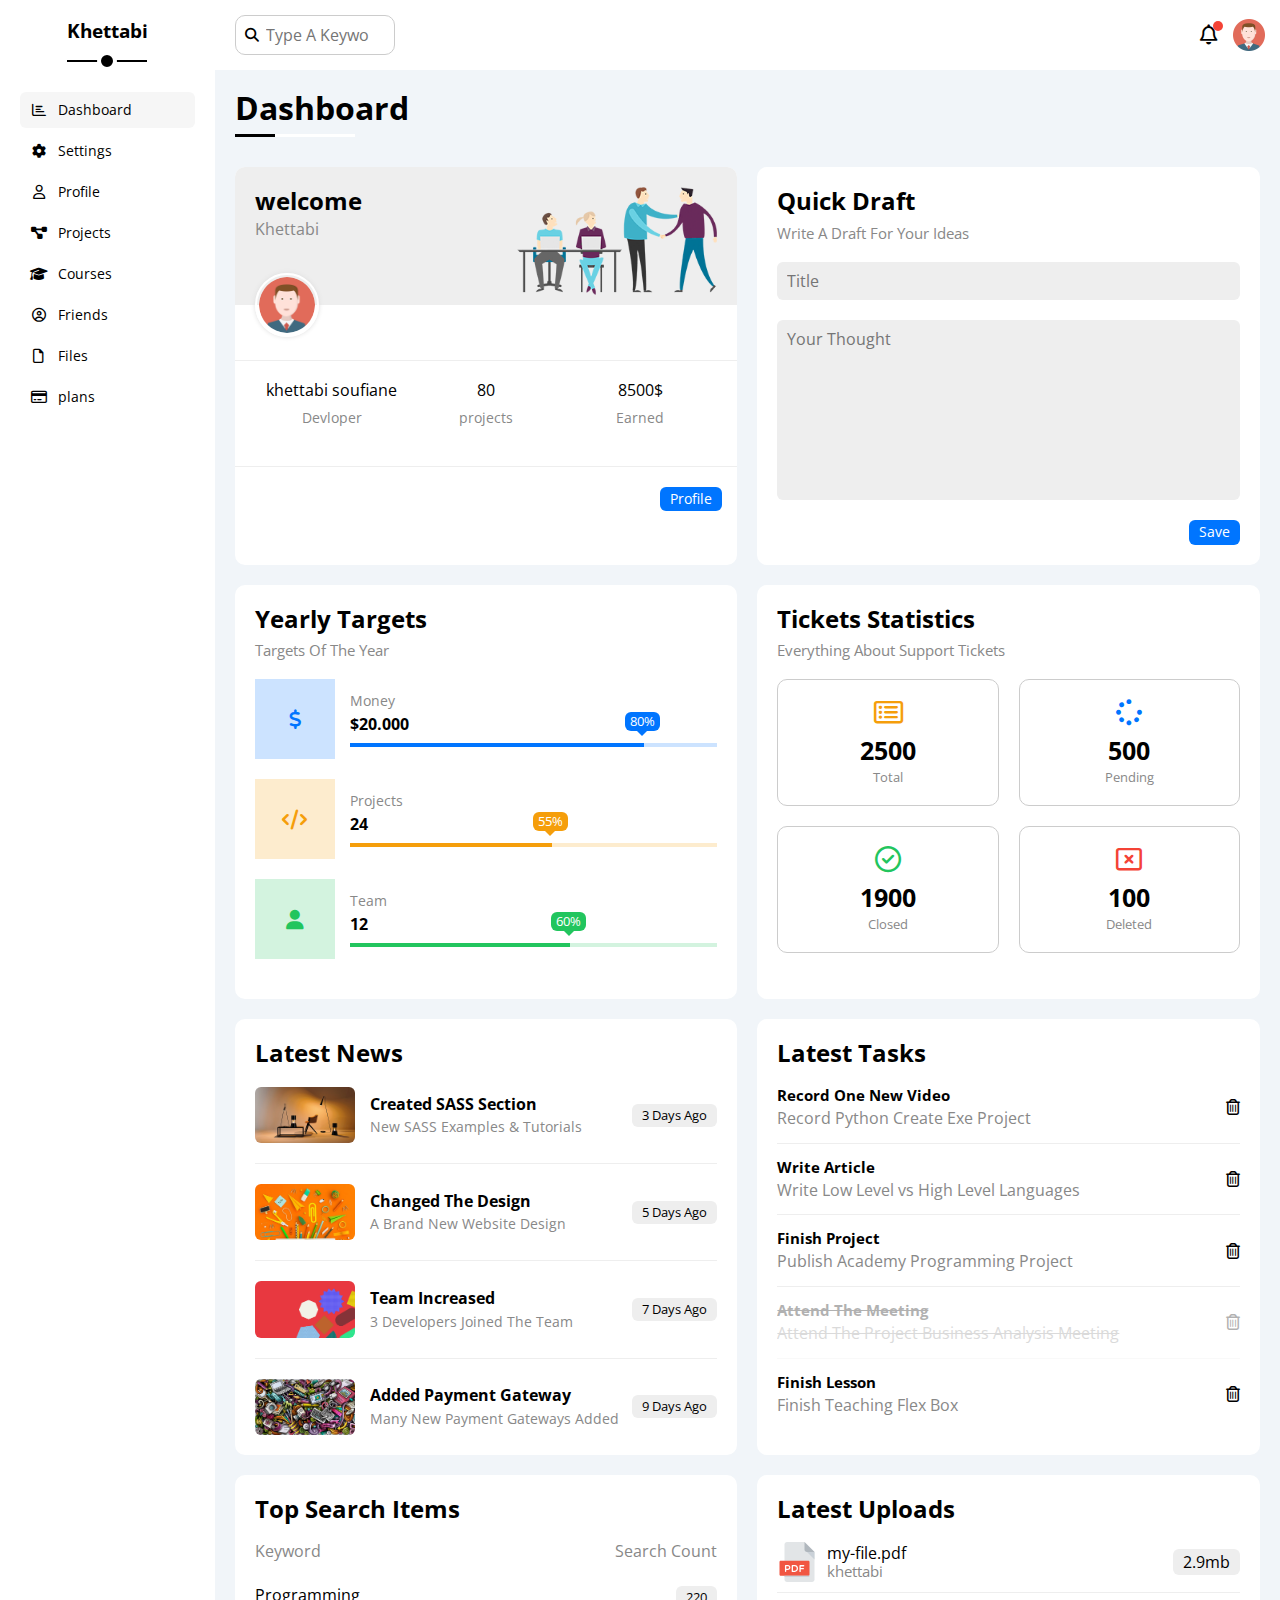
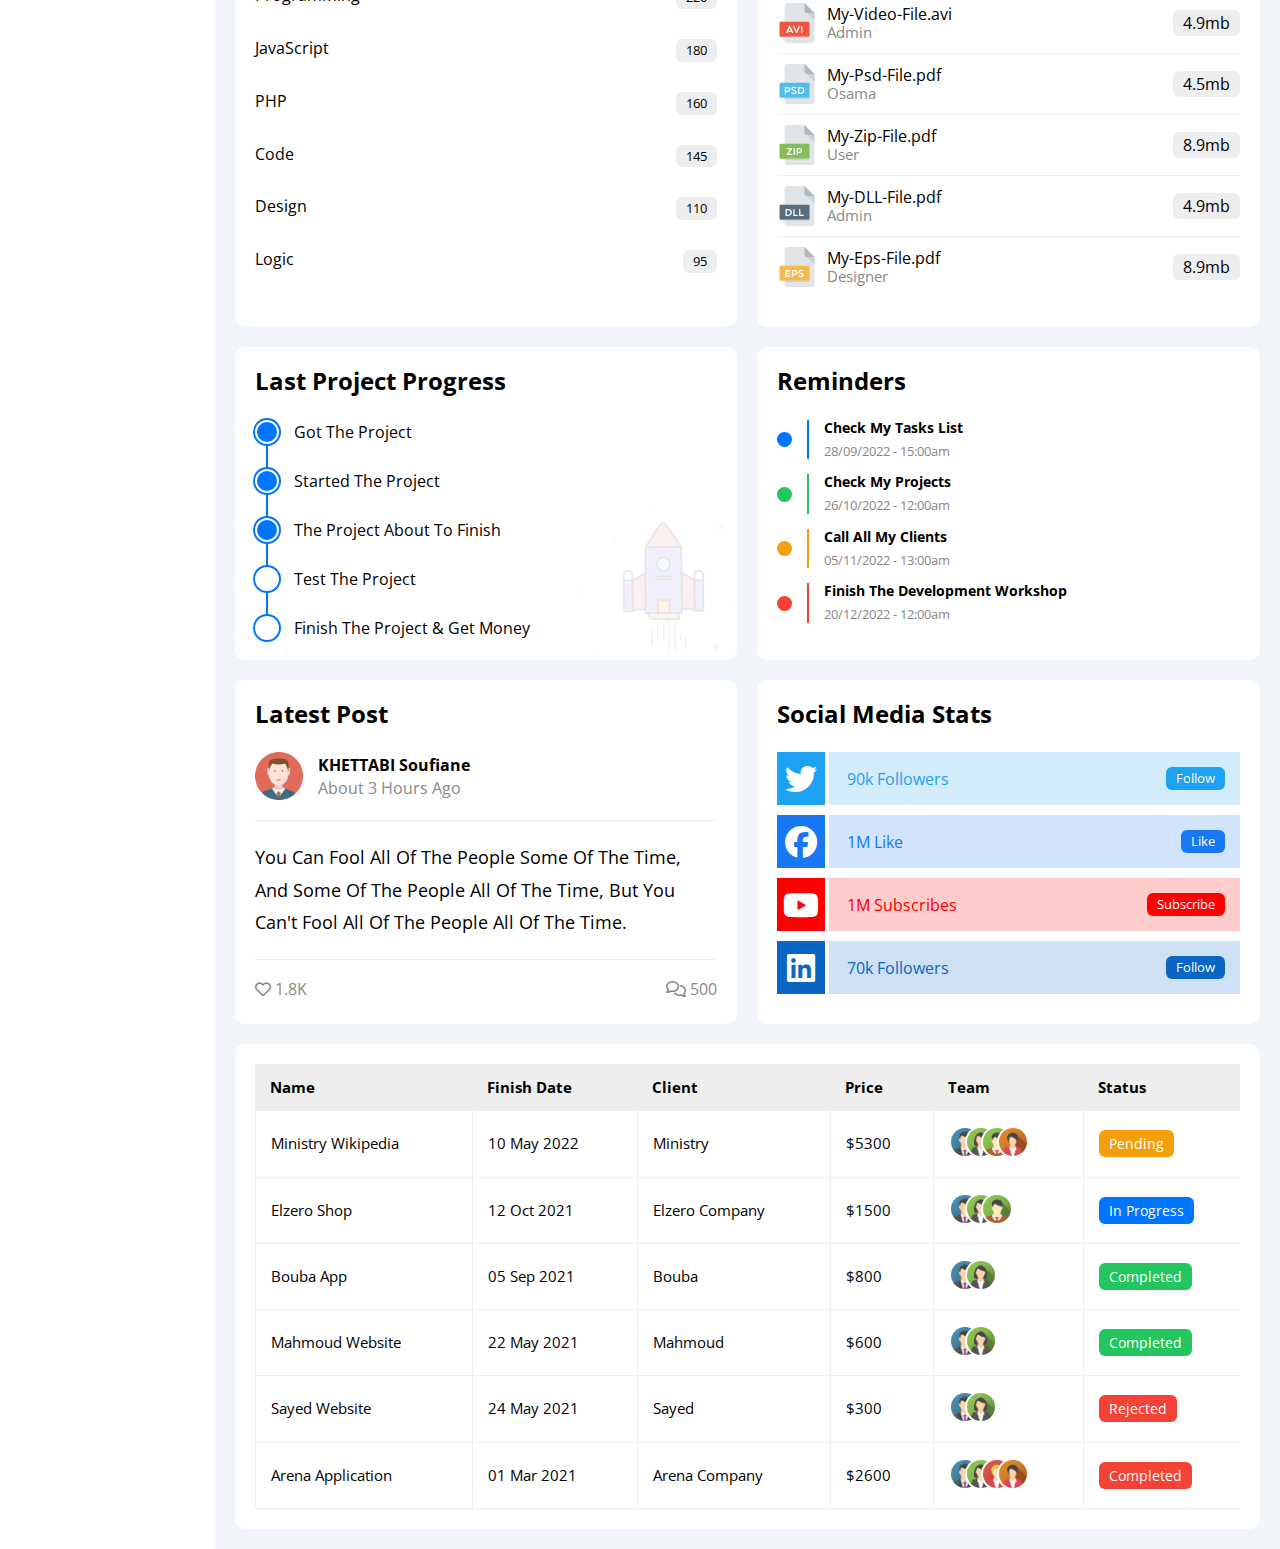
<file: index.html>
<!DOCTYPE html>
<html lang="en">
  <head>
    <meta charset="UTF-8" />
    <meta name="viewport" content="width=device-width, initial-scale=1.0" />
    <mata
      name="description"
      content="This site was created as an exercise in HTML and CSS application created py soufiane khettabi"
    />
    <title>Khettabi/dashboard</title>
    <!-- Render all elements normally -->
    <link rel="stylesheet" href="css/normalize.css" />
    <!-- Font awesome library -->
    <link rel="stylesheet" href="css/all.min.css" />
    <!-- framework -->
    <link rel="stylesheet" href="css/framework.css" />
    <!-- Main template css file -->
    <link rel="stylesheet" href="css/style.css" />
    <!-- Google font -->
    <link rel="preconnect" href="https://fonts.googleapis.com" />
    <link rel="preconnect" href="https://fonts.gstatic.com" crossorigin />
    <link
      href="https://fonts.googleapis.com/css2?family=Cairo:wght@200..1000&family=Open+Sans:ital,wght@0,300..800;1,300..800&display=swap"
      rel="stylesheet"
    />
  </head>
  <body>
    <!-- start main page -->
    <div class="page d-flex">
      <!-- start sidebar -->
      <div class="sidebar bg-white p-20 p-relative">
        <h3 class="p-relative txt-c mt-0">Khettabi</h3>
        <ul>
          <li>
            <a
              class="active d-flex align-center fs-14 c-black rad-6 p-10"
              href="index.html"
            >
              <i class="fa-regular fa-chart-bar fa-fw"></i>
              <span>Dashboard</span>
            </a>
          </li>
          <li>
            <a
              class="d-flex align-center fs-14 c-black rad-6 p-10"
              href="settings.html"
            >
              <i class="fa-solid fa-gear fa-fw"></i>
              <span>Settings</span>
            </a>
          </li>
          <li>
            <a
              class="d-flex align-center fs-14 c-black rad-6 p-10"
              href="profile.html"
            >
              <i class="fa-regular fa-user fa-fw"></i>
              <span>Profile</span>
            </a>
          </li>
          <li>
            <a
              class="d-flex align-center fs-14 c-black rad-6 p-10"
              href="projects.html"
            >
              <i class="fa-solid fa-diagram-project fa-fw"></i>
              <span>Projects</span>
            </a>
          </li>
          <li>
            <a
              class="d-flex align-center fs-14 c-black rad-6 p-10"
              href="courses.html"
            >
              <i class="fa-solid fa-graduation-cap fa-fw"></i>
              <span>Courses</span>
            </a>
          </li>
          <li>
            <a
              class="d-flex align-center fs-14 c-black rad-6 p-10"
              href="friends.html"
            >
              <i class="fa-regular fa-circle-user fa-fw"></i>
              <span>Friends</span>
            </a>
          </li>
          <li>
            <a
              class="d-flex align-center fs-14 c-black rad-6 p-10"
              href="files.html"
            >
              <i class="fa-regular fa-file fa-fw"></i>
              <span>Files</span>
            </a>
          </li>
          <li>
            <a
              class="d-flex align-center fs-14 c-black rad-6 p-10"
              href="plans.html"
            >
              <i class="fa-regular fa-credit-card fa-fw"></i>
              <span>plans</span>
            </a>
          </li>
        </ul>
      </div>
      <!-- end sidebar -->
      <!-- Start content -->
      <div class="content w-full">
        <div class="head bg-white p-15 between-flex">
          <div class="search p-relative">
            <input class="p-10" type="search" placeholder="Type A Keyword" />
          </div>
          <div class="icons d-flex align-center">
            <span class="notification p-relative">
              <i class="fa-regular fa-bell fa-lg"></i>
            </span>
            <img src="imgs/avatar.png" alt="avatar" />
          </div>
        </div>
        <h1 class="p-relative">Dashboard</h1>
        <div class="wrapper d-grid gap-20">
          <!-- start welcome widget -->
          <div class="welcome bg-white rad-10 txt-c-mobile block-mobile">
            <div class="intro p-20 d-flex space-between bg-eee">
              <div>
                <h2 class="m-0">welcome</h2>
                <p class="c-grey mt-5 mb-20">Khettabi</p>
              </div>
              <img class="hide-mobile" src="imgs/welcome.png" alt="" />
            </div>
            <img src="imgs/avatar.png" alt="" class="avatar" />
            <div class="body txt-c d-flex p-20 mt-20 mb-20 block-mobile">
              <div>
                khettabi soufiane
                <span class="d-block c-grey fs-14 mt-10">Devloper</span>
              </div>
              <div>
                80 <span class="d-block c-grey fs-14 mt-10">projects</span>
              </div>
              <div>
                8500$<span class="d-block c-grey fs-14 mt-10">Earned</span>
              </div>
            </div>
            <a
              href="profile.html"
              class="visit d-block fs-14 bg-blue c-white w-fit btn-shape"
              >Profile</a
            >
          </div>
          <!-- end welcome widget -->
          <!-- start Quick draft widget -->
          <div class="quick-draft bg-white p-20 rad-10 txt-c-mobile">
            <h2 class="mt-0 mb-10">Quick Draft</h2>
            <p class="mt-0 mb-20 c-grey fs-15">Write A Draft For Your Ideas</p>
            <form action="">
              <input
                class="d-block mb-20 w-full p-10 b-none bg-eee rad-6"
                type="text"
                placeholder="Title"
              />
              <textarea
                class="d-block mb-20 w-full p-10 b-none bg-eee rad-6"
                placeholder="Your Thought"
              ></textarea>
              <input
                class="save d-block fs-14 bg-blue c-white b-none w-fit btn-shape"
                type="submit"
                value="Save"
              />
            </form>
          </div>
          <!-- End Quick draft widget -->
          <!-- start targets -->
          <div class="targets bg-white rad-10 p-20">
            <h2 class="mt-0 mb-10">Yearly Targets</h2>
            <p class="mb-20 mt-0 c-grey fs-15">Targets Of The Year</p>
            <div class="targets-row mb-20 d-flex align-center blue">
              <div class="icon center-flex">
                <i class="fa-solid fa-dollar-sign fa-lg c-blue"></i>
              </div>
              <div class="details">
                <span class="fs-14 c-grey">Money</span>
                <span class="d-block mt-5 mb-10 fw-bold">$20.000</span>
                <div class="progress p-relative">
                  <span class="bg-blue blue" style="width: 80%">
                    <span class="bg-blue">80%</span>
                  </span>
                </div>
              </div>
            </div>
            <div class="targets-row mb-20 d-flex align-center orange">
              <div class="icon center-flex">
                <i class="fa-solid fa-code fa-lg c-orange"></i>
              </div>
              <div class="details">
                <span class="fs-14 c-grey">Projects</span>
                <span class="d-block mt-5 mb-10 fw-bold">24</span>
                <div class="progress p-relative">
                  <span class="bg-orange orange" style="width: 55%">
                    <span class="bg-orange">55%</span>
                  </span>
                </div>
              </div>
            </div>
            <div class="targets-row mb-20 d-flex align-center green">
              <div class="icon center-flex">
                <i class="fa-solid fa-user fa-lg c-green"></i>
              </div>
              <div class="details">
                <span class="fs-14 c-grey">Team</span>
                <span class="d-block mt-5 mb-10 fw-bold">12</span>
                <div class="progress p-relative">
                  <span class="bg-green green" style="width: 60%">
                    <span class="bg-green">60%</span>
                  </span>
                </div>
              </div>
            </div>
          </div>
          <!-- end targets -->
          <!-- end Tickets -->
          <div class="tickets bg-white rad-10 p-20">
            <h2 class="mt-0 mb-10">Tickets Statistics</h2>
            <p class="mt-0 mb-20 c-grey fs-15">
              Everything About Support Tickets
            </p>
            <div class="d-flex txt-c gap-20 f-wrap">
              <div class="box p-20 rad-10 fs-13 c-grey">
                <i
                  class="fa-regular fa-rectangle-list fa-2x mb-10 c-orange"
                ></i>
                <span class="d-block c-black fw-bold fs-25 mb-5">2500</span>
                <span>Total</span>
              </div>
              <div class="box p-20 rad-10 fs-13 c-grey">
                <i class="fa-solid fa-spinner fa-2x mb-10 c-blue"></i>
                <span class="d-block c-black fw-bold fs-25 mb-5">500</span>
                <span>Pending</span>
              </div>
              <div class="box p-20 rad-10 fs-13 c-grey">
                <i class="fa-regular fa-circle-check fa-2x mb-10 c-green"></i>
                <span class="d-block c-black fw-bold fs-25 mb-5">1900</span>
                <span>Closed</span>
              </div>
              <div class="box p-20 rad-10 fs-13 c-grey">
                <i class="fa-regular fa-rectangle-xmark fa-2x mb-10 c-red"></i>
                <span class="d-block c-black fw-bold fs-25 mb-5">100</span>
                <span>Deleted</span>
              </div>
            </div>
          </div>
          <!-- end Tickets -->
          <!--start Latest News -->
          <div class="latest-news bg-white rad-10 p-20 txt-c-mobile">
            <h2 class="mt-0 mb-20">Latest News</h2>
            <div class="news-row d-flex align-center">
              <img src="imgs/news-01.png" alt="" />
              <div class="info">
                <h3>Created SASS Section</h3>
                <p class="m-0 fs-14 c-grey">New SASS Examples & Tutorials</p>
              </div>
              <div class="btn-shape fs-13 bg-eee label">3 Days Ago</div>
            </div>
            <div class="news-row d-flex align-center">
              <img src="imgs/news-02.png" alt="" />
              <div class="info">
                <h3>Changed The Design</h3>
                <p class="m-0 fs-14 c-grey">A Brand New Website Design</p>
              </div>
              <div class="btn-shape fs-13 bg-eee label">5 Days Ago</div>
            </div>
            <div class="news-row d-flex align-center">
              <img src="imgs/news-03.png" alt="" />
              <div class="info">
                <h3>Team Increased</h3>
                <p class="m-0 fs-14 c-grey">3 Developers Joined The Team</p>
              </div>
              <div class="btn-shape fs-13 bg-eee label">7 Days Ago</div>
            </div>
            <div class="news-row d-flex align-center">
              <img src="imgs/news-04.png" alt="" />
              <div class="info">
                <h3>Added Payment Gateway</h3>
                <p class="m-0 fs-14 c-grey">Many New Payment Gateways Added</p>
              </div>
              <div class="btn-shape fs-13 bg-eee label">9 Days Ago</div>
            </div>
          </div>
          <!-- end Latest News -->
          <!-- start tasks -->
          <div class="tasks bg-white rad-10 p-20">
            <h2 class="mt-0 mb-20">Latest Tasks</h2>
            <div class="task-row between-flex">
              <div class="info">
                <h3 class="mt-0 mb-5 fs-15">Record One New Video</h3>
                <p class="m-0 c-grey">Record Python Create Exe Project</p>
              </div>
              <i class="fa-regular fa-trash-can delete"></i>
            </div>
            <div class="task-row between-flex">
              <div class="info">
                <h3 class="mt-0 mb-5 fs-15">Write Article</h3>
                <p class="m-0 c-grey">
                  Write Low Level vs High Level Languages
                </p>
              </div>
              <i class="fa-regular fa-trash-can delete"></i>
            </div>
            <div class="task-row between-flex">
              <div class="info">
                <h3 class="mt-0 mb-5 fs-15">Finish Project</h3>
                <p class="m-0 c-grey">Publish Academy Programming Project</p>
              </div>
              <i class="fa-regular fa-trash-can delete"></i>
            </div>
            <div class="task-row between-flex done">
              <div class="info">
                <h3 class="mt-0 mb-5 fs-15">Attend The Meeting</h3>
                <p class="m-0 c-grey">
                  Attend The Project Business Analysis Meeting
                </p>
              </div>
              <i class="fa-regular fa-trash-can delete"></i>
            </div>
            <div class="task-row between-flex">
              <div class="info">
                <h3 class="mt-0 mb-5 fs-15">Finish Lesson</h3>
                <p class="m-0 c-grey">Finish Teaching Flex Box</p>
              </div>
              <i class="fa-regular fa-trash-can delete"></i>
            </div>
          </div>
          <!-- end tasks -->
          <!-- start search-items -->
          <div class="search-items bg-white rad-10 p-20">
            <h2 class="mt-0 mb-20">Top Search Items</h2>
            <div class="items-head d-flex space-between c-grey mb-10">
              <div>Keyword</div>
              <div>Search Count</div>
            </div>
            <div class="items d-flex space-between pt-15 pb-15">
              <span>Programming</span>
              <span class="bg-eee fs-13 btn-shape">220</span>
            </div>
            <div class="items d-flex space-between pt-15 pb-15">
              <span>JavaScript</span>
              <span class="bg-eee fs-13 btn-shape">180</span>
            </div>
            <div class="items d-flex space-between pt-15 pb-15">
              <span>PHP</span>
              <span class="bg-eee fs-13 btn-shape">160</span>
            </div>
            <div class="items d-flex space-between pt-15 pb-15">
              <span>Code</span>
              <span class="bg-eee fs-13 btn-shape">145</span>
            </div>
            <div class="items d-flex space-between pt-15 pb-15">
              <span>Design</span>
              <span class="bg-eee fs-13 btn-shape">110</span>
            </div>
            <div class="items d-flex space-between pt-15 pb-15">
              <span>Logic</span>
              <span class="bg-eee fs-13 btn-shape">95</span>
            </div>
          </div>
          <!-- end search-items -->
          <!-- start latest-uploads -->
          <div class="latest-uploads bg-white rad-10 p-20">
            <h2 class="mt-0 mb-20">Latest Uploads</h2>
            <ul class="m-0">
              <li class="between-flex pb-10 mb-10">
                <div class="d-flex align-center">
                  <img class="mr-10" src="imgs/pdf.svg" alt="" />
                  <div class="">
                    <span class="d-block">my-file.pdf</span>
                    <span class="c-grey fs-15">khettabi</span>
                  </div>
                </div>
                <div class="bg-eee btn-shape">2.9mb</div>
              </li>
              <li class="between-flex pb-10 mb-10">
                <div class="d-flex align-center">
                  <img class="mr-10" src="imgs/avi.svg" alt="" />
                  <div class="">
                    <span class="d-block">My-Video-File.avi</span>
                    <span class="c-grey fs-15">Admin</span>
                  </div>
                </div>
                <div class="bg-eee btn-shape">4.9mb</div>
              </li>
              <li class="between-flex pb-10 mb-10">
                <div class="d-flex align-center">
                  <img class="mr-10" src="imgs/psd.svg" alt="" />
                  <div class="">
                    <span class="d-block">My-Psd-File.pdf</span>
                    <span class="c-grey fs-15">Osama</span>
                  </div>
                </div>
                <div class="bg-eee btn-shape">4.5mb</div>
              </li>
              <li class="between-flex pb-10 mb-10">
                <div class="d-flex align-center">
                  <img class="mr-10" src="imgs/zip.svg" alt="" />
                  <div class="">
                    <span class="d-block">My-Zip-File.pdf</span>
                    <span class="c-grey fs-15">User</span>
                  </div>
                </div>
                <div class="bg-eee btn-shape">8.9mb</div>
              </li>
              <li class="between-flex pb-10 mb-10">
                <div class="d-flex align-center">
                  <img class="mr-10" src="imgs/dll.svg" alt="" />
                  <div class="">
                    <span class="d-block">My-DLL-File.pdf</span>
                    <span class="c-grey fs-15">Admin</span>
                  </div>
                </div>
                <div class="bg-eee btn-shape">4.9mb</div>
              </li>
              <li class="between-flex pb-10 mb-10">
                <div class="d-flex align-center">
                  <img class="mr-10" src="imgs/eps.svg" alt="" />
                  <div class="">
                    <span class="d-block">My-Eps-File.pdf</span>
                    <span class="c-grey fs-15">Designer</span>
                  </div>
                </div>
                <div class="bg-eee btn-shape">8.9mb</div>
              </li>
            </ul>
          </div>
          <!-- end latest-uploads -->
          <!-- start Last Project -->
          <div class="last-project bg-white rad-10 p-20 p-relative">
            <h2 class="mt-0 mb-20">Last Project Progress</h2>
            <ul class="m-0 p-relative">
              <li class="mt-25 d-flex align-center done">Got The Project</li>
              <li class="mt-25 d-flex align-center done">
                Started The Project
              </li>
              <li class="mt-25 d-flex align-center done">
                The Project About To Finish
              </li>
              <li class="mt-25 d-flex align-center current">
                Test The Project
              </li>
              <li class="mt-25 d-flex align-center">
                Finish The Project & Get Money
              </li>
            </ul>
            <img
              class="launch-icon hide-mobile"
              src="imgs/project.png"
              alt=""
            />
          </div>
          <!-- end Last Project -->
          <!-- start reminders widget -->
          <div class="reminders bg-white rad-10 p-20 p-relative">
            <h2 class="mt-0 mb-25">Reminders</h2>
            <ul class="m-0">
              <li class="d-flex align-center mt-15">
                <span class="key bg-blue mr-15 d-block rad-half"></span>
                <div class="pl-15 blue">
                  <p class="fs-14 fw-bold mt-0 mb-5">Check My Tasks List</p>
                  <span class="fs-13 c-grey">28/09/2022 - 15:00am</span>
                </div>
              </li>
              <li class="d-flex align-center mt-15">
                <span class="key bg-green mr-15 d-block rad-half"></span>
                <div class="pl-15 green">
                  <p class="fs-14 fw-bold mt-0 mb-5">Check My Projects</p>
                  <span class="fs-13 c-grey">26/10/2022 - 12:00am</span>
                </div>
              </li>
              <li class="d-flex align-center mt-15">
                <span class="key bg-orange mr-15 d-block rad-half"></span>
                <div class="pl-15 orange">
                  <p class="fs-14 fw-bold mt-0 mb-5">Call All My Clients</p>
                  <span class="fs-13 c-grey">05/11/2022 - 13:00am</span>
                </div>
              </li>
              <li class="d-flex align-center mt-15">
                <span class="key bg-red mr-15 d-block rad-half"></span>
                <div class="pl-15 red">
                  <p class="fs-14 fw-bold mt-0 mb-5">
                    Finish The Development Workshop
                  </p>
                  <span class="fs-13 c-grey">20/12/2022 - 12:00am</span>
                </div>
              </li>
            </ul>
          </div>
          <!-- end reminders widget -->
          <!-- start Latest Post -->
          <div class="latest-post bg-white rad-10 p-20 p-relative">
            <h2 class="mt-0 mb-25">Latest Post</h2>
            <div class="top d-flex align-center">
              <img class="avatar mr-15" src="imgs/avatar.png" alt="" />
              <div class="info">
                <span class="d-block fw-bold mb-5">KHETTABI Soufiane</span>
                <span class="c-grey">About 3 Hours Ago</span>
              </div>
            </div>
            <div
              class="post-content fs-18 mt-20 mb-20 pt-20 pb-20 txt-c-mobile"
            >
              You can fool all of the people some of the time, and some of the
              people all of the time, but you can't fool all of the people all
              of the time.
            </div>
            <div class="post-stats d-flex align-center space-between c-grey">
              <div>
                <i class="fa-regular fa-heart"></i>
                <span>1.8K</span>
              </div>
              <div>
                <i class="fa-regular fa-comments"></i>
                <span>500</span>
              </div>
            </div>
          </div>
          <!-- end Latest Post -->
          <!-- start Social Media Stats -->
          <div class="social-media bg-white rad-10 p-20 p-relative">
            <h2 class="mt-0 mb-25">Social Media Stats</h2>
            <div class="box twitter p-15 p-relative mb-10 between-flex">
              <i
                class="fa-brands fa-twitter fa-2x c-white br-fff h-full center-flex"
              ></i>
              <span>90k Followers</span>
              <a class="fs-13 c-white btn-shape" href="#">Follow</a>
            </div>
            <div class="box facebook x p-15 p-relative mb-10 between-flex">
              <i
                class="fa-brands fa-facebook fa-2x c-white br-fff h-full center-flex"
              ></i>
              <span>1M Like</span>
              <a class="fs-13 c-white btn-shape" href="#">Like</a>
            </div>
            <div class="box youtube x p-15 p-relative mb-10 between-flex">
              <i
                class="fa-brands fa-youtube fa-2x c-white br-fff h-full center-flex"
              ></i>
              <span>1M Subscribes</span>
              <a class="fs-13 c-white btn-shape" href="#">Subscribe</a>
            </div>
            <div class="box linkedin x p-15 p-relative mb-10 between-flex">
              <i
                class="fa-brands fa-linkedin fa-2x c-white br-fff h-full center-flex"
              ></i>
              <span>70k Followers</span>
              <a class="fs-13 c-white btn-shape" href="#">Follow</a>
            </div>
          </div>
          <!-- end Social Media Stats -->
        </div>
        <!-- start projects table -->
        <div class="projects p-20 bg-white rad-10 m-20">
          <div class="responsive-table">
            <table class="fs-15 w-full">
              <thead>
                <tr>
                  <td>Name</td>
                  <td>Finish Date</td>
                  <td>Client</td>
                  <td>Price</td>
                  <td>Team</td>
                  <td>Status</td>
                </tr>
              </thead>
              <tbody>
                <tr>
                  <td>Ministry Wikipedia</td>
                  <td>10 May 2022</td>
                  <td>Ministry</td>
                  <td>$5300</td>
                  <td>
                    <img src="imgs/team-01.png" alt="" />
                    <img src="imgs/team-02.png" alt="" />
                    <img src="imgs/team-03.png" alt="" />
                    <img src="imgs/team-04.png" alt="" />
                  </td>
                  <td>
                    <span class="lable bg-orange c-white btn-shape"
                      >Pending</span
                    >
                  </td>
                </tr>
                <tr>
                  <td>Elzero Shop</td>
                  <td>12 Oct 2021</td>
                  <td>Elzero Company</td>
                  <td>$1500</td>
                  <td>
                    <img src="imgs/team-01.png" alt="" />
                    <img src="imgs/team-02.png" alt="" />
                    <img src="imgs/team-03.png" alt="" />
                  </td>
                  <td>
                    <span class="lable bg-blue c-white btn-shape"
                      >In Progress</span
                    >
                  </td>
                </tr>
                <tr>
                  <td>Bouba App</td>
                  <td>05 Sep 2021</td>
                  <td>Bouba</td>
                  <td>$800</td>
                  <td>
                    <img src="imgs/team-01.png" alt="" />
                    <img src="imgs/team-02.png" alt="" />
                  </td>
                  <td>
                    <span class="lable bg-green c-white btn-shape"
                      >Completed</span
                    >
                  </td>
                </tr>
                <tr>
                  <td>Mahmoud Website</td>
                  <td>22 May 2021</td>
                  <td>Mahmoud</td>
                  <td>$600</td>
                  <td>
                    <img src="imgs/team-01.png" alt="" />
                    <img src="imgs/team-02.png" alt="" />
                  </td>
                  <td>
                    <span class="lable bg-green c-white btn-shape"
                      >Completed</span
                    >
                  </td>
                </tr>
                <tr>
                  <td>Sayed Website</td>
                  <td>24 May 2021</td>
                  <td>Sayed</td>
                  <td>$300</td>
                  <td>
                    <img src="imgs/team-01.png" alt="" />
                    <img src="imgs/team-02.png" alt="" />
                  </td>
                  <td>
                    <span class="lable bg-red c-white btn-shape">Rejected</span>
                  </td>
                </tr>
                <tr>
                  <td>Arena Application</td>
                  <td>01 Mar 2021</td>
                  <td>Arena Company</td>
                  <td>$2600</td>
                  <td>
                    <img src="imgs/team-01.png" alt="" />
                    <img src="imgs/team-02.png" alt="" />
                    <img src="imgs/team-05.png" alt="" />
                    <img src="imgs/team-04.png" alt="" />
                  </td>
                  <td>
                    <span class="lable bg-red c-white btn-shape"
                      >Completed</span
                    >
                  </td>
                </tr>
              </tbody>
            </table>
          </div>
        </div>
        <!-- end projects table -->
      </div>
      <!-- End content -->
    </div>
    <!-- end main page -->
  </body>
</html>
</file>
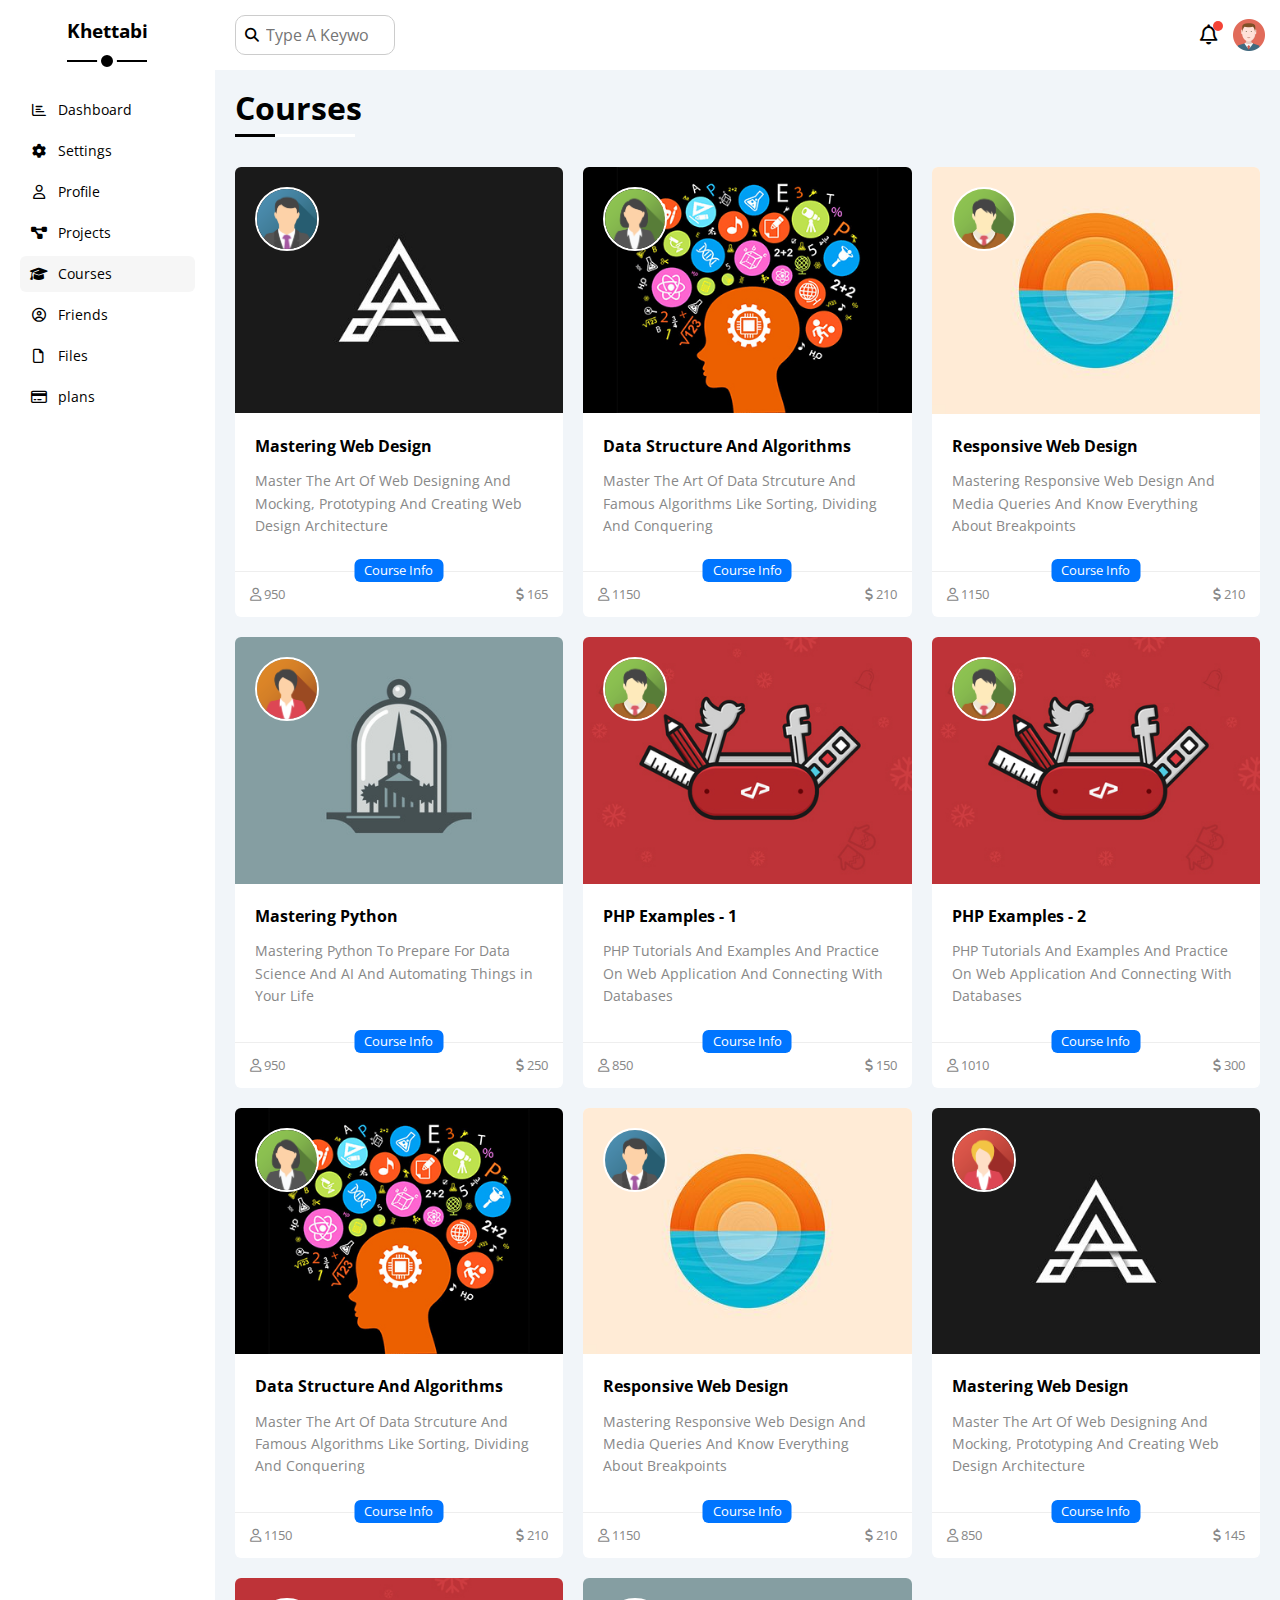
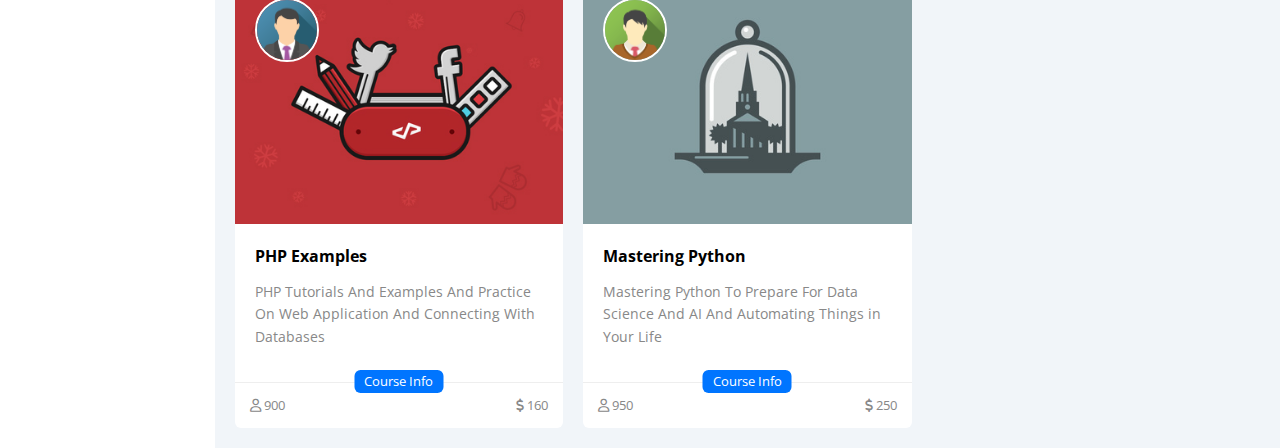
<file: courses.html>
<!DOCTYPE html>
<html lang="en">
  <head>
    <meta charset="UTF-8" />
    <meta name="viewport" content="width=device-width, initial-scale=1.0" />
    <mata
      name="description"
      content="This site was created as an exercise in HTML and CSS application created py soufiane khettabi"
    />
    <title>Khettabi/Courses</title>
    <!-- Render all elements normally -->
    <link rel="stylesheet" href="css/normalize.css" />
    <!-- Font awesome library -->
    <link rel="stylesheet" href="css/all.min.css" />
    <!-- framework -->
    <link rel="stylesheet" href="css/framework.css" />
    <!-- Main template css file -->
    <link rel="stylesheet" href="css/style.css" />
    <!-- Google font -->
    <link rel="preconnect" href="https://fonts.googleapis.com" />
    <link rel="preconnect" href="https://fonts.gstatic.com" crossorigin />
    <link
      href="https://fonts.googleapis.com/css2?family=Cairo:wght@200..1000&family=Open+Sans:ital,wght@0,300..800;1,300..800&display=swap"
      rel="stylesheet"
    />
  </head>
  <body>
    <!-- start main page -->
    <div class="page d-flex">
      <!-- start sidebar -->
      <div class="sidebar bg-white p-20 p-relative">
        <h3 class="p-relative txt-c mt-0">Khettabi</h3>
        <ul>
          <li>
            <a
              class="d-flex align-center fs-14 c-black rad-6 p-10"
              href="index.html"
            >
              <i class="fa-regular fa-chart-bar fa-fw"></i>
              <span>Dashboard</span>
            </a>
          </li>
          <li>
            <a
              class="d-flex align-center fs-14 c-black rad-6 p-10"
              href="settings.html"
            >
              <i class="fa-solid fa-gear fa-fw"></i>
              <span>Settings</span>
            </a>
          </li>
          <li>
            <a
              class="d-flex align-center fs-14 c-black rad-6 p-10"
              href="profile.html"
            >
              <i class="fa-regular fa-user fa-fw"></i>
              <span>Profile</span>
            </a>
          </li>
          <li>
            <a
              class="d-flex align-center fs-14 c-black rad-6 p-10"
              href="projects.html"
            >
              <i class="fa-solid fa-diagram-project fa-fw"></i>
              <span>Projects</span>
            </a>
          </li>
          <li>
            <a
              class="active d-flex align-center fs-14 c-black rad-6 p-10"
              href="courses.html"
            >
              <i class="fa-solid fa-graduation-cap fa-fw"></i>
              <span>Courses</span>
            </a>
          </li>
          <li>
            <a
              class="d-flex align-center fs-14 c-black rad-6 p-10"
              href="friends.html"
            >
              <i class="fa-regular fa-circle-user fa-fw"></i>
              <span>Friends</span>
            </a>
          </li>
          <li>
            <a
              class="d-flex align-center fs-14 c-black rad-6 p-10"
              href="files.html"
            >
              <i class="fa-regular fa-file fa-fw"></i>
              <span>Files</span>
            </a>
          </li>
          <li>
            <a
              class="d-flex align-center fs-14 c-black rad-6 p-10"
              href="plans.html"
            >
              <i class="fa-regular fa-credit-card fa-fw"></i>
              <span>plans</span>
            </a>
          </li>
        </ul>
      </div>
      <!-- end sidebar -->
      <!-- Start content -->
      <!-- start head -->
      <div class="content w-full">
        <div class="head bg-white p-15 between-flex">
          <div class="search p-relative">
            <input class="p-10" type="search" placeholder="Type A Keyword" />
          </div>
          <div class="icons d-flex align-center">
            <span class="notification p-relative">
              <i class="fa-regular fa-bell fa-lg"></i>
            </span>
            <img src="imgs/avatar.png" alt="avatar" />
          </div>
        </div>
        <!-- end head -->
        <!-- start courses-page -->
        <h1 class="p-relative">Courses</h1>
        <div class="courses-page d-grid m-20 gap-20">
          <div class="course bg-white rad-6 p-relative">
            <img class="cover" src="imgs/course-01.jpg" alt="" />
            <img class="instructor" src="imgs/team-01.png" alt="" />
            <div class="p-20">
              <h4 class="m-0 ">Mastering Web Design</h4>
              <p class="description mt-15 c-grey fs-14">
                Master The Art Of Web Designing And Mocking, Prototyping And
                Creating Web Design Architecture
              </p>
            </div>
            <div class="info p-15 between-flex p-relative">
              <span class="title btn-shape bg-blue c-white">Course Info</span>                
              <span class="c-grey">
                <i class="fa-regular fa-user"></i>
                950
              </span>
              <span class="c-grey">
              <span >
                <i class="fa-solid fa-dollar-sign"></i>
                165
              </span>
            </div>
          </div>        
          <div class="course bg-white rad-6 p-relative">
            <img class="cover" src="imgs/course-02.jpg" alt="" />
            <img class="instructor" src="imgs/team-02.png" alt="" />
            <div class="p-20">
              <h4 class="m-0 ">Data Structure And Algorithms</h4>
              <p class="description mt-15 c-grey fs-14">
                Master The Art Of Data Strcuture And Famous Algorithms Like Sorting, Dividing And Conquering
              </p>
            </div>
            <div class="info p-15 between-flex p-relative">
              <span class="title btn-shape bg-blue c-white">Course Info</span>                
              <span class="c-grey">
                <i class="fa-regular fa-user"></i>
                1150
              </span>
              <span class="c-grey">
              <span >
                <i class="fa-solid fa-dollar-sign"></i>
                210
              </span>
            </div>
          </div>   
          <div class="course bg-white rad-6 p-relative">
            <img class="cover" src="imgs/course-03.jpg" alt="" />
            <img class="instructor" src="imgs/team-03.png" alt="" />
            <div class="p-20">
              <h4 class="m-0 ">Responsive Web Design</h4>
              <p class="description mt-15 c-grey fs-14">
                Mastering Responsive Web Design And Media Queries And Know Everything About Breakpoints
              </p>
            </div>
            <div class="info p-15 between-flex p-relative">
              <span class="title btn-shape bg-blue c-white">Course Info</span>                
              <span class="c-grey">
                <i class="fa-regular fa-user"></i>
                1150
              </span>
              <span class="c-grey">
              <span >
                <i class="fa-solid fa-dollar-sign"></i>
                210
              </span>
            </div>
          </div>        
          <div class="course bg-white rad-6 p-relative">
            <img class="cover" src="imgs/course-04.jpg" alt="" />
            <img class="instructor" src="imgs/team-04.png" alt="" />
            <div class="p-20">
              <h4 class="m-0 ">Mastering Python</h4>
              <p class="description mt-15 c-grey fs-14">
                Mastering Python To Prepare For Data Science And AI And Automating Things in Your Life
              </p>
            </div>
            <div class="info p-15 between-flex p-relative">
              <span class="title btn-shape bg-blue c-white">Course Info</span>                
              <span class="c-grey">
                <i class="fa-regular fa-user"></i>
                950
              </span>
              <span class="c-grey">
              <span >
                <i class="fa-solid fa-dollar-sign"></i>
                250
              </span>
            </div>
          </div>         
          <div class="course bg-white rad-6 p-relative">
            <img class="cover" src="imgs/course-05.jpg" alt="" />
            <img class="instructor" src="imgs/team-03.png" alt="" />
            <div class="p-20">
              <h4 class="m-0 ">PHP Examples - 1</h4>
              <p class="description mt-15 c-grey fs-14">
                PHP Tutorials And Examples And Practice On Web Application And Connecting With Databases
            </div>
            <div class="info p-15 between-flex p-relative">
              <span class="title btn-shape bg-blue c-white">Course Info</span>                
              <span class="c-grey">
                <i class="fa-regular fa-user"></i>
                850
              </span>
              <span class="c-grey">
              <span >
                <i class="fa-solid fa-dollar-sign"></i>
                150
              </span>
            </div>
          </div>  
          <div class="course bg-white rad-6 p-relative">
            <img class="cover" src="imgs/course-05.jpg" alt="" />
            <img class="instructor" src="imgs/team-03.png" alt="" />
            <div class="p-20">
              <h4 class="m-0 ">PHP Examples - 2</h4>
              <p class="description mt-15 c-grey fs-14">
                PHP Tutorials And Examples And Practice On Web Application And Connecting With Databases
            </div>
            <div class="info p-15 between-flex p-relative">
              <span class="title btn-shape bg-blue c-white">Course Info</span>                
              <span class="c-grey">
                <i class="fa-regular fa-user"></i>
                1010
              </span>
              <span class="c-grey">
              <span >
                <i class="fa-solid fa-dollar-sign"></i>
                300
              </span>
            </div>
          </div> 
          <div class="course bg-white rad-6 p-relative">
            <img class="cover" src="imgs/course-02.jpg" alt="" />
            <img class="instructor" src="imgs/team-02.png" alt="" />
            <div class="p-20">
              <h4 class="m-0 ">Data Structure And Algorithms</h4>
              <p class="description mt-15 c-grey fs-14">
                Master The Art Of Data Strcuture And Famous Algorithms Like Sorting, Dividing And Conquering
            </div>
            <div class="info p-15 between-flex p-relative">
              <span class="title btn-shape bg-blue c-white">Course Info</span>                
              <span class="c-grey">
                <i class="fa-regular fa-user"></i>
                1150
              </span>
              <span class="c-grey">
              <span >
                <i class="fa-solid fa-dollar-sign"></i>
                210
              </span>
            </div>
          </div>   
          <div class="course bg-white rad-6 p-relative">
            <img class="cover" src="imgs/course-03.jpg" alt="" />
            <img class="instructor" src="imgs/team-01.png" alt="" />
            <div class="p-20">
              <h4 class="m-0 ">Responsive Web Design</h4>
              <p class="description mt-15 c-grey fs-14">
                Mastering Responsive Web Design And Media Queries And Know Everything About Breakpoints
              </p>
            </div>
            <div class="info p-15 between-flex p-relative">
              <span class="title btn-shape bg-blue c-white">Course Info</span>                
              <span class="c-grey">
                <i class="fa-regular fa-user"></i>
                1150
              </span>
              <span class="c-grey">
              <span >
                <i class="fa-solid fa-dollar-sign"></i>
                210
              </span>
            </div>
          </div> 
          <div class="course bg-white rad-6 p-relative">
            <img class="cover" src="imgs/course-01.jpg" alt="" />
            <img class="instructor" src="imgs/team-05.png" alt="" />
            <div class="p-20">
              <h4 class="m-0 ">Mastering Web Design</h4>
              <p class="description mt-15 c-grey fs-14">
                Master The Art Of Web Designing And Mocking, Prototyping And
                Creating Web Design Architecture
              </p>
            </div>
            <div class="info p-15 between-flex p-relative">
              <span class="title btn-shape bg-blue c-white">Course Info</span>                
              <span class="c-grey">
                <i class="fa-regular fa-user"></i>
                850
              </span>
              <span class="c-grey">
              <span >
                <i class="fa-solid fa-dollar-sign"></i>
                145
              </span>
            </div>
          </div> 
          <div class="course bg-white rad-6 p-relative">
            <img class="cover" src="imgs/course-05.jpg" alt="" />
            <img class="instructor" src="imgs/team-01.png" alt="" />
            <div class="p-20">
              <h4 class="m-0 ">PHP Examples</h4>
              <p class="description mt-15 c-grey fs-14">
                PHP Tutorials And Examples And Practice On Web Application And Connecting With Databases
            </div>
            <div class="info p-15 between-flex p-relative">
              <span class="title btn-shape bg-blue c-white">Course Info</span>                
              <span class="c-grey">
                <i class="fa-regular fa-user"></i>
                900
              </span>
              <span class="c-grey">
              <span >
                <i class="fa-solid fa-dollar-sign"></i>
                160
              </span>
            </div>
          </div>     
          <div class="course bg-white rad-6 p-relative">
            <img class="cover" src="imgs/course-04.jpg" alt="" />
            <img class="instructor" src="imgs/team-03.png" alt="" />
            <div class="p-20">
              <h4 class="m-0 ">Mastering Python</h4>
              <p class="description mt-15 c-grey fs-14">
                Mastering Python To Prepare For Data Science And AI And Automating Things in Your Life
              </p>
            </div>
            <div class="info p-15 between-flex p-relative">
              <span class="title btn-shape bg-blue c-white">Course Info</span>                
              <span class="c-grey">
                <i class="fa-regular fa-user"></i>
                950
              </span>
              <span class="c-grey">
              <span >
                <i class="fa-solid fa-dollar-sign"></i>
                250
              </span>
            </div>
          </div>                                                                                                                 
        </div>
        <!-- end courses-page -->
      </div>
      <!-- End content -->
    </div>
    <!-- end main page -->
  </body>
</html>
</file>
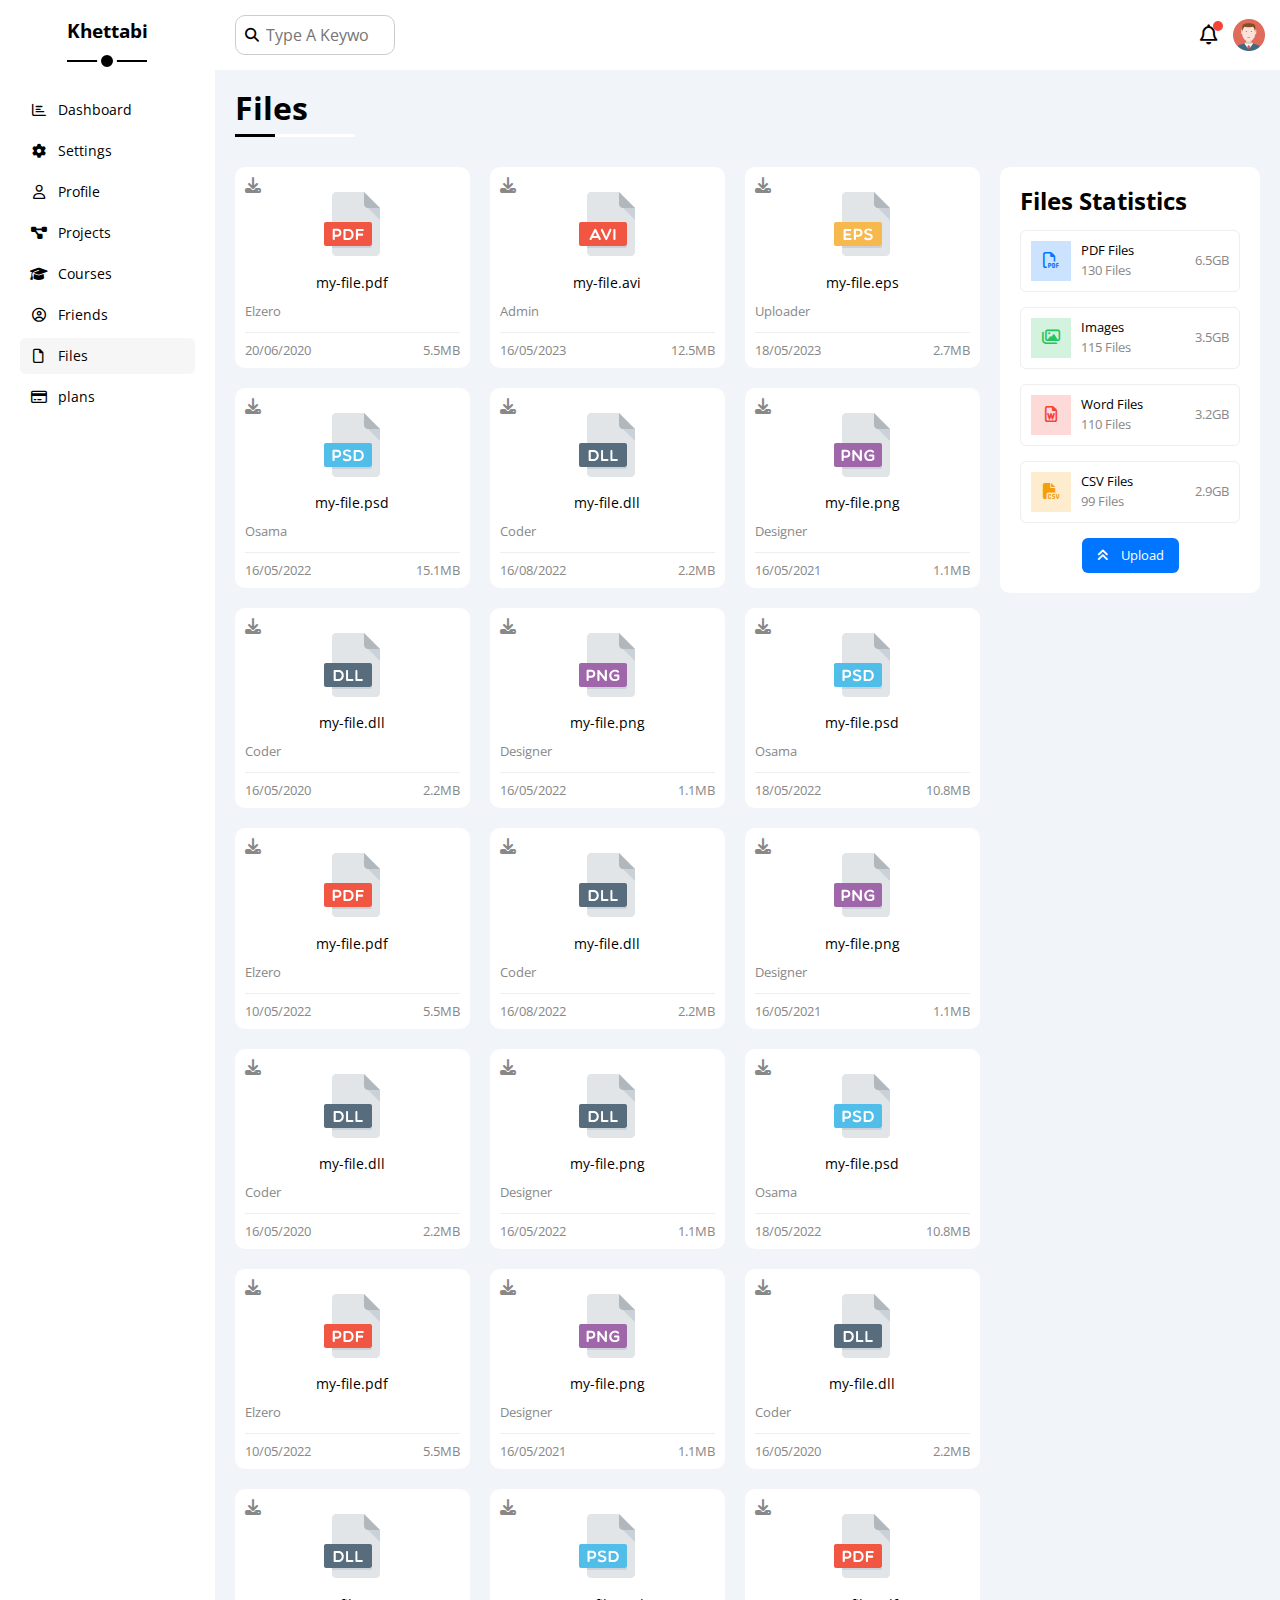
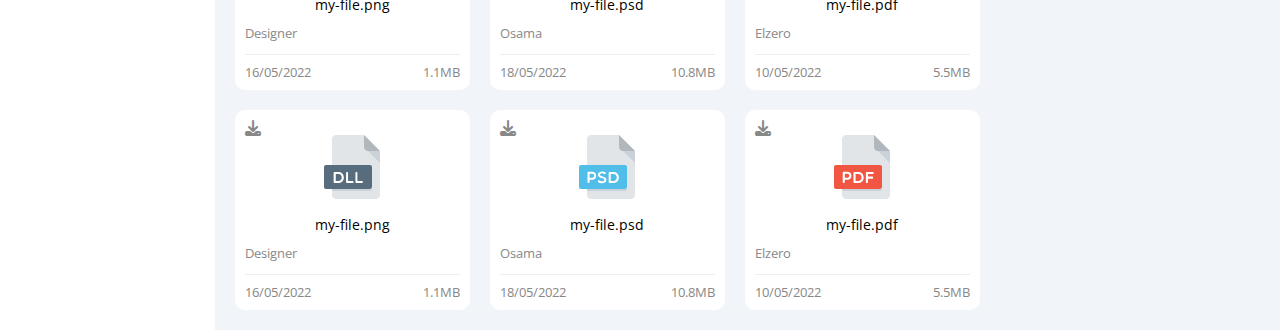
<file: files.html>
<!DOCTYPE html>
<html lang="en">
  <head>
    <meta charset="UTF-8" />
    <meta name="viewport" content="width=device-width, initial-scale=1.0" />
    <mata
      name="description"
      content="This site was created as an exercise in HTML and CSS application created py soufiane khettabi"
    />
    <title>files</title>
    <!-- Render all elements normally -->
    <link rel="stylesheet" href="css/normalize.css" />
    <!-- Font awesome library -->
    <link rel="stylesheet" href="css/all.min.css" />
    <!-- framework -->
    <link rel="stylesheet" href="css/framework.css" />
    <!-- Main template css file -->
    <link rel="stylesheet" href="css/style.css" />
    <!-- Google font -->
    <link rel="preconnect" href="https://fonts.googleapis.com" />
    <link rel="preconnect" href="https://fonts.gstatic.com" crossorigin />
    <link
      href="https://fonts.googleapis.com/css2?family=Cairo:wght@200..1000&family=Open+Sans:ital,wght@0,300..800;1,300..800&display=swap"
      rel="stylesheet"
    />
  </head>
  <body>
    <!-- start main page -->
    <div class="page d-flex">
      <!-- start sidebar -->
      <div class="sidebar bg-white p-20 p-relative">
        <h3 class="p-relative txt-c mt-0">Khettabi</h3>
        <ul>
          <li>
            <a
              class="d-flex align-center fs-14 c-black rad-6 p-10"
              href="index.html"
            >
              <i class="fa-regular fa-chart-bar fa-fw"></i>
              <span>Dashboard</span>
            </a>
          </li>
          <li>
            <a
              class="d-flex align-center fs-14 c-black rad-6 p-10"
              href="settings.html"
            >
              <i class="fa-solid fa-gear fa-fw"></i>
              <span>Settings</span>
            </a>
          </li>
          <li>
            <a
              class="d-flex align-center fs-14 c-black rad-6 p-10"
              href="profile.html"
            >
              <i class="fa-regular fa-user fa-fw"></i>
              <span>Profile</span>
            </a>
          </li>
          <li>
            <a
              class="d-flex align-center fs-14 c-black rad-6 p-10"
              href="projects.html"
            >
              <i class="fa-solid fa-diagram-project fa-fw"></i>
              <span>Projects</span>
            </a>
          </li>
          <li>
            <a
              class="d-flex align-center fs-14 c-black rad-6 p-10"
              href="courses.html"
            >
              <i class="fa-solid fa-graduation-cap fa-fw"></i>
              <span>Courses</span>
            </a>
          </li>
          <li>
            <a
              class="d-flex align-center fs-14 c-black rad-6 p-10"
              href="friends.html"
            >
              <i class="fa-regular fa-circle-user fa-fw"></i>
              <span>Friends</span>
            </a>
          </li>
          <li>
            <a
              class="active d-flex align-center fs-14 c-black rad-6 p-10"
              href="files.html"
            >
              <i class="fa-regular fa-file fa-fw"></i>
              <span>Files</span>
            </a>
          </li>
          <li>
            <a
              class="d-flex align-center fs-14 c-black rad-6 p-10"
              href="plans.html"
            >
              <i class="fa-regular fa-credit-card fa-fw"></i>
              <span>plans</span>
            </a>
          </li>
        </ul>
      </div>
      <!-- end sidebar -->
      <!-- Start content -->
      <!-- start head -->
      <div class="content w-full">
        <div class="head bg-white p-15 between-flex">
          <div class="search p-relative">
            <input class="p-10" type="search" placeholder="Type A Keyword" />
          </div>
          <div class="icons d-flex align-center">
            <span class="notification p-relative">
              <i class="fa-regular fa-bell fa-lg"></i>
            </span>
            <img src="imgs/avatar.png" alt="avatar" />
          </div>
        </div>
        <!-- end head -->
        <!-- start files-page -->
        <h1 class="p-relative">Files</h1>
        <div class="files-page d-flex m-20 gap-20">
          <div class="files-stats p-20 bg-white rad-10">
            <h2 class="mt-0 mb-15 txt-c-mobile">Files Statistics</h2>
            <div class="d-flex align-center border-eee p-10 rad-6 mb-15 fs-13">
              <i
                class="fa-regular fa-file-pdf fa-lg blue center-flex c-blue icon"
              ></i>
              <div class="info">
                <span>PDF Files</span>
                <span class="c-grey d-block mt-5">130 Files</span>
              </div>
              <div class="size c-grey">6.5GB</div>
            </div>
            <div class="d-flex align-center border-eee p-10 rad-6 mb-15 fs-13">
              <i
                class="fa-regular fa-images fa-lg green center-flex c-green icon"
              ></i>
              <div class="info">
                <span>Images</span>
                <span class="c-grey d-block mt-5">115 Files</span>
              </div>
              <div class="size c-grey">3.5GB</div>
            </div>
            <div class="d-flex align-center border-eee p-10 rad-6 mb-15 fs-13">
              <i
                class="fa-regular fa-file-word fa-lg red center-flex c-red icon"
              ></i>
              <div class="info">
                <span>Word Files</span>
                <span class="c-grey d-block mt-5">110 Files</span>
              </div>
              <div class="size c-grey">3.2GB</div>
            </div>
            <div class="d-flex align-center border-eee p-10 rad-6 mb-15 fs-13">
              <i
                class="fa-solid fa-file-csv fa-lg orange center-flex c-orange icon"
              ></i>
              <div class="info">
                <span>CSV Files</span>
                <span class="c-grey d-block mt-5">99 Files</span>
              </div>
              <div class="size c-grey">2.9GB</div>
            </div>
            <a
              href="#"
              class="upload bg-blue c-white fs-13 rad-6 d-block w-fit"
            >
              <i class="fa-solid fa-angles-up mr-10"></i>
              Upload</a
            >
          </div>
          <div class="files-content d-grid gap-20">
            <div class="file bg-white p-10 rad-10">
              <i class="fa-solid fa-download c-grey p-absolute"></i>
              <div class="icon txt-c">
                <img class="mt-15 mb-15" src="imgs/pdf.svg" alt="" />
              </div>
              <div class="txt-c mb-10 fs-14">my-file.pdf</div>
              <p class="c-grey fs-13">Elzero</p>
              <div class="info between-flex mt-10 pt-10 fs-13 c-grey">
                <span>20/06/2020</span>
                <span>5.5MB</span>
              </div>
            </div>
            <div class="file bg-white p-10 rad-10">
              <i class="fa-solid fa-download c-grey p-absolute"></i>
              <div class="icon txt-c">
                <img class="mt-15 mb-15" src="imgs/avi.svg" alt="" />
              </div>
              <div class="txt-c mb-10 fs-14">my-file.avi</div>
              <p class="c-grey fs-13">Admin</p>
              <div class="info between-flex mt-10 pt-10 fs-13 c-grey">
                <span>16/05/2023</span>
                <span>12.5MB</span>
              </div>
            </div>
            <div class="file bg-white p-10 rad-10">
              <i class="fa-solid fa-download c-grey p-absolute"></i>
              <div class="icon txt-c">
                <img class="mt-15 mb-15" src="imgs/eps.svg" alt="" />
              </div>
              <div class="txt-c mb-10 fs-14">my-file.eps</div>
              <p class="c-grey fs-13">Uploader</p>
              <div class="info between-flex mt-10 pt-10 fs-13 c-grey">
                <span>18/05/2023</span>
                <span>2.7MB</span>
              </div>
            </div>
            <div class="file bg-white p-10 rad-10">
              <i class="fa-solid fa-download c-grey p-absolute"></i>
              <div class="icon txt-c">
                <img class="mt-15 mb-15" src="imgs/psd.svg" alt="" />
              </div>
              <div class="txt-c mb-10 fs-14">my-file.psd</div>
              <p class="c-grey fs-13">Osama</p>
              <div class="info between-flex mt-10 pt-10 fs-13 c-grey">
                <span>16/05/2022</span>
                <span>15.1MB</span>
              </div>
            </div>
            <div class="file bg-white p-10 rad-10">
              <i class="fa-solid fa-download c-grey p-absolute"></i>
              <div class="icon txt-c">
                <img class="mt-15 mb-15" src="imgs/dll.svg" alt="" />
              </div>
              <div class="txt-c mb-10 fs-14">my-file.dll</div>
              <p class="c-grey fs-13">Coder</p>
              <div class="info between-flex mt-10 pt-10 fs-13 c-grey">
                <span>16/08/2022</span>
                <span>2.2MB</span>
              </div>
            </div>
            <div class="file bg-white p-10 rad-10">
              <i class="fa-solid fa-download c-grey p-absolute"></i>
              <div class="icon txt-c">
                <img class="mt-15 mb-15" src="imgs/png.svg" alt="" />
              </div>
              <div class="txt-c mb-10 fs-14">my-file.png</div>
              <p class="c-grey fs-13">Designer</p>
              <div class="info between-flex mt-10 pt-10 fs-13 c-grey">
                <span>16/05/2021</span>
                <span>1.1MB</span>
              </div>
            </div>
            <div class="file bg-white p-10 rad-10">
              <i class="fa-solid fa-download c-grey p-absolute"></i>
              <div class="icon txt-c">
                <img class="mt-15 mb-15" src="imgs/dll.svg" alt="" />
              </div>
              <div class="txt-c mb-10 fs-14">my-file.dll</div>
              <p class="c-grey fs-13">Coder</p>
              <div class="info between-flex mt-10 pt-10 fs-13 c-grey">
                <span>16/05/2020</span>
                <span>2.2MB</span>
              </div>
            </div>
            <div class="file bg-white p-10 rad-10">
              <i class="fa-solid fa-download c-grey p-absolute"></i>
              <div class="icon txt-c">
                <img class="mt-15 mb-15" src="imgs/png.svg" alt="" />
              </div>
              <div class="txt-c mb-10 fs-14">my-file.png</div>
              <p class="c-grey fs-13">Designer</p>
              <div class="info between-flex mt-10 pt-10 fs-13 c-grey">
                <span>16/05/2022</span>
                <span>1.1MB</span>
              </div>
            </div>
            <div class="file bg-white p-10 rad-10">
              <i class="fa-solid fa-download c-grey p-absolute"></i>
              <div class="icon txt-c">
                <img class="mt-15 mb-15" src="imgs/psd.svg" alt="" />
              </div>
              <div class="txt-c mb-10 fs-14">my-file.psd</div>
              <p class="c-grey fs-13">Osama</p>
              <div class="info between-flex mt-10 pt-10 fs-13 c-grey">
                <span>18/05/2022</span>
                <span>10.8MB</span>
              </div>
            </div>
            <div class="file bg-white p-10 rad-10">
              <i class="fa-solid fa-download c-grey p-absolute"></i>
              <div class="icon txt-c">
                <img class="mt-15 mb-15" src="imgs/pdf.svg" alt="" />
              </div>
              <div class="txt-c mb-10 fs-14">my-file.pdf</div>
              <p class="c-grey fs-13">Elzero</p>
              <div class="info between-flex mt-10 pt-10 fs-13 c-grey">
                <span>10/05/2022</span>
                <span>5.5MB</span>
              </div>
            </div>
            <div class="file bg-white p-10 rad-10">
              <i class="fa-solid fa-download c-grey p-absolute"></i>
              <div class="icon txt-c">
                <img class="mt-15 mb-15" src="imgs/dll.svg" alt="" />
              </div>
              <div class="txt-c mb-10 fs-14">my-file.dll</div>
              <p class="c-grey fs-13">Coder</p>
              <div class="info between-flex mt-10 pt-10 fs-13 c-grey">
                <span>16/08/2022</span>
                <span>2.2MB</span>
              </div>
            </div>
            <div class="file bg-white p-10 rad-10">
              <i class="fa-solid fa-download c-grey p-absolute"></i>
              <div class="icon txt-c">
                <img class="mt-15 mb-15" src="imgs/png.svg" alt="" />
              </div>
              <div class="txt-c mb-10 fs-14">my-file.png</div>
              <p class="c-grey fs-13">Designer</p>
              <div class="info between-flex mt-10 pt-10 fs-13 c-grey">
                <span>16/05/2021</span>
                <span>1.1MB</span>
              </div>
            </div>
            <div class="file bg-white p-10 rad-10">
              <i class="fa-solid fa-download c-grey p-absolute"></i>
              <div class="icon txt-c">
                <img class="mt-15 mb-15" src="imgs/dll.svg" alt="" />
              </div>
              <div class="txt-c mb-10 fs-14">my-file.dll</div>
              <p class="c-grey fs-13">Coder</p>
              <div class="info between-flex mt-10 pt-10 fs-13 c-grey">
                <span>16/05/2020</span>
                <span>2.2MB</span>
              </div>
            </div>
            <div class="file bg-white p-10 rad-10">
              <i class="fa-solid fa-download c-grey p-absolute"></i>
              <div class="icon txt-c">
                <img class="mt-15 mb-15" src="imgs/dll.svg" alt="" />
              </div>
              <div class="txt-c mb-10 fs-14">my-file.png</div>
              <p class="c-grey fs-13">Designer</p>
              <div class="info between-flex mt-10 pt-10 fs-13 c-grey">
                <span>16/05/2022</span>
                <span>1.1MB</span>
              </div>
            </div>
            <div class="file bg-white p-10 rad-10">
              <i class="fa-solid fa-download c-grey p-absolute"></i>
              <div class="icon txt-c">
                <img class="mt-15 mb-15" src="imgs/psd.svg" alt="" />
              </div>
              <div class="txt-c mb-10 fs-14">my-file.psd</div>
              <p class="c-grey fs-13">Osama</p>
              <div class="info between-flex mt-10 pt-10 fs-13 c-grey">
                <span>18/05/2022</span>
                <span>10.8MB</span>
              </div>
            </div>
            <div class="file bg-white p-10 rad-10">
              <i class="fa-solid fa-download c-grey p-absolute"></i>
              <div class="icon txt-c">
                <img class="mt-15 mb-15" src="imgs/pdf.svg" alt="" />
              </div>
              <div class="txt-c mb-10 fs-14">my-file.pdf</div>
              <p class="c-grey fs-13">Elzero</p>
              <div class="info between-flex mt-10 pt-10 fs-13 c-grey">
                <span>10/05/2022</span>
                <span>5.5MB</span>
              </div>
            </div>
            <div class="file bg-white p-10 rad-10">
              <i class="fa-solid fa-download c-grey p-absolute"></i>
              <div class="icon txt-c">
                <img class="mt-15 mb-15" src="imgs/png.svg" alt="" />
              </div>
              <div class="txt-c mb-10 fs-14">my-file.png</div>
              <p class="c-grey fs-13">Designer</p>
              <div class="info between-flex mt-10 pt-10 fs-13 c-grey">
                <span>16/05/2021</span>
                <span>1.1MB</span>
              </div>
            </div>
            <div class="file bg-white p-10 rad-10">
              <i class="fa-solid fa-download c-grey p-absolute"></i>
              <div class="icon txt-c">
                <img class="mt-15 mb-15" src="imgs/dll.svg" alt="" />
              </div>
              <div class="txt-c mb-10 fs-14">my-file.dll</div>
              <p class="c-grey fs-13">Coder</p>
              <div class="info between-flex mt-10 pt-10 fs-13 c-grey">
                <span>16/05/2020</span>
                <span>2.2MB</span>
              </div>
            </div>
            <div class="file bg-white p-10 rad-10">
              <i class="fa-solid fa-download c-grey p-absolute"></i>
              <div class="icon txt-c">
                <img class="mt-15 mb-15" src="imgs/dll.svg" alt="" />
              </div>
              <div class="txt-c mb-10 fs-14">my-file.png</div>
              <p class="c-grey fs-13">Designer</p>
              <div class="info between-flex mt-10 pt-10 fs-13 c-grey">
                <span>16/05/2022</span>
                <span>1.1MB</span>
              </div>
            </div>
            <div class="file bg-white p-10 rad-10">
              <i class="fa-solid fa-download c-grey p-absolute"></i>
              <div class="icon txt-c">
                <img class="mt-15 mb-15" src="imgs/psd.svg" alt="" />
              </div>
              <div class="txt-c mb-10 fs-14">my-file.psd</div>
              <p class="c-grey fs-13">Osama</p>
              <div class="info between-flex mt-10 pt-10 fs-13 c-grey">
                <span>18/05/2022</span>
                <span>10.8MB</span>
              </div>
            </div>
            <div class="file bg-white p-10 rad-10">
              <i class="fa-solid fa-download c-grey p-absolute"></i>
              <div class="icon txt-c">
                <img class="mt-15 mb-15" src="imgs/pdf.svg" alt="" />
              </div>
              <div class="txt-c mb-10 fs-14">my-file.pdf</div>
              <p class="c-grey fs-13">Elzero</p>
              <div class="info between-flex mt-10 pt-10 fs-13 c-grey">
                <span>10/05/2022</span>
                <span>5.5MB</span>
              </div>
            </div>
            <div class="file bg-white p-10 rad-10">
              <i class="fa-solid fa-download c-grey p-absolute"></i>
              <div class="icon txt-c">
                <img class="mt-15 mb-15" src="imgs/dll.svg" alt="" />
              </div>
              <div class="txt-c mb-10 fs-14">my-file.png</div>
              <p class="c-grey fs-13">Designer</p>
              <div class="info between-flex mt-10 pt-10 fs-13 c-grey">
                <span>16/05/2022</span>
                <span>1.1MB</span>
              </div>
            </div>
            <div class="file bg-white p-10 rad-10">
              <i class="fa-solid fa-download c-grey p-absolute"></i>
              <div class="icon txt-c">
                <img class="mt-15 mb-15" src="imgs/psd.svg" alt="" />
              </div>
              <div class="txt-c mb-10 fs-14">my-file.psd</div>
              <p class="c-grey fs-13">Osama</p>
              <div class="info between-flex mt-10 pt-10 fs-13 c-grey">
                <span>18/05/2022</span>
                <span>10.8MB</span>
              </div>
            </div>
            <div class="file bg-white p-10 rad-10">
              <i class="fa-solid fa-download c-grey p-absolute"></i>
              <div class="icon txt-c">
                <img class="mt-15 mb-15" src="imgs/pdf.svg" alt="" />
              </div>
              <div class="txt-c mb-10 fs-14">my-file.pdf</div>
              <p class="c-grey fs-13">Elzero</p>
              <div class="info between-flex mt-10 pt-10 fs-13 c-grey">
                <span>10/05/2022</span>
                <span>5.5MB</span>
              </div>
            </div>
          </div>
        </div>
        <!-- end files-page -->
      </div>
      <!-- End content -->
    </div>
    <!-- end main page -->
  </body>
</html>
</file>
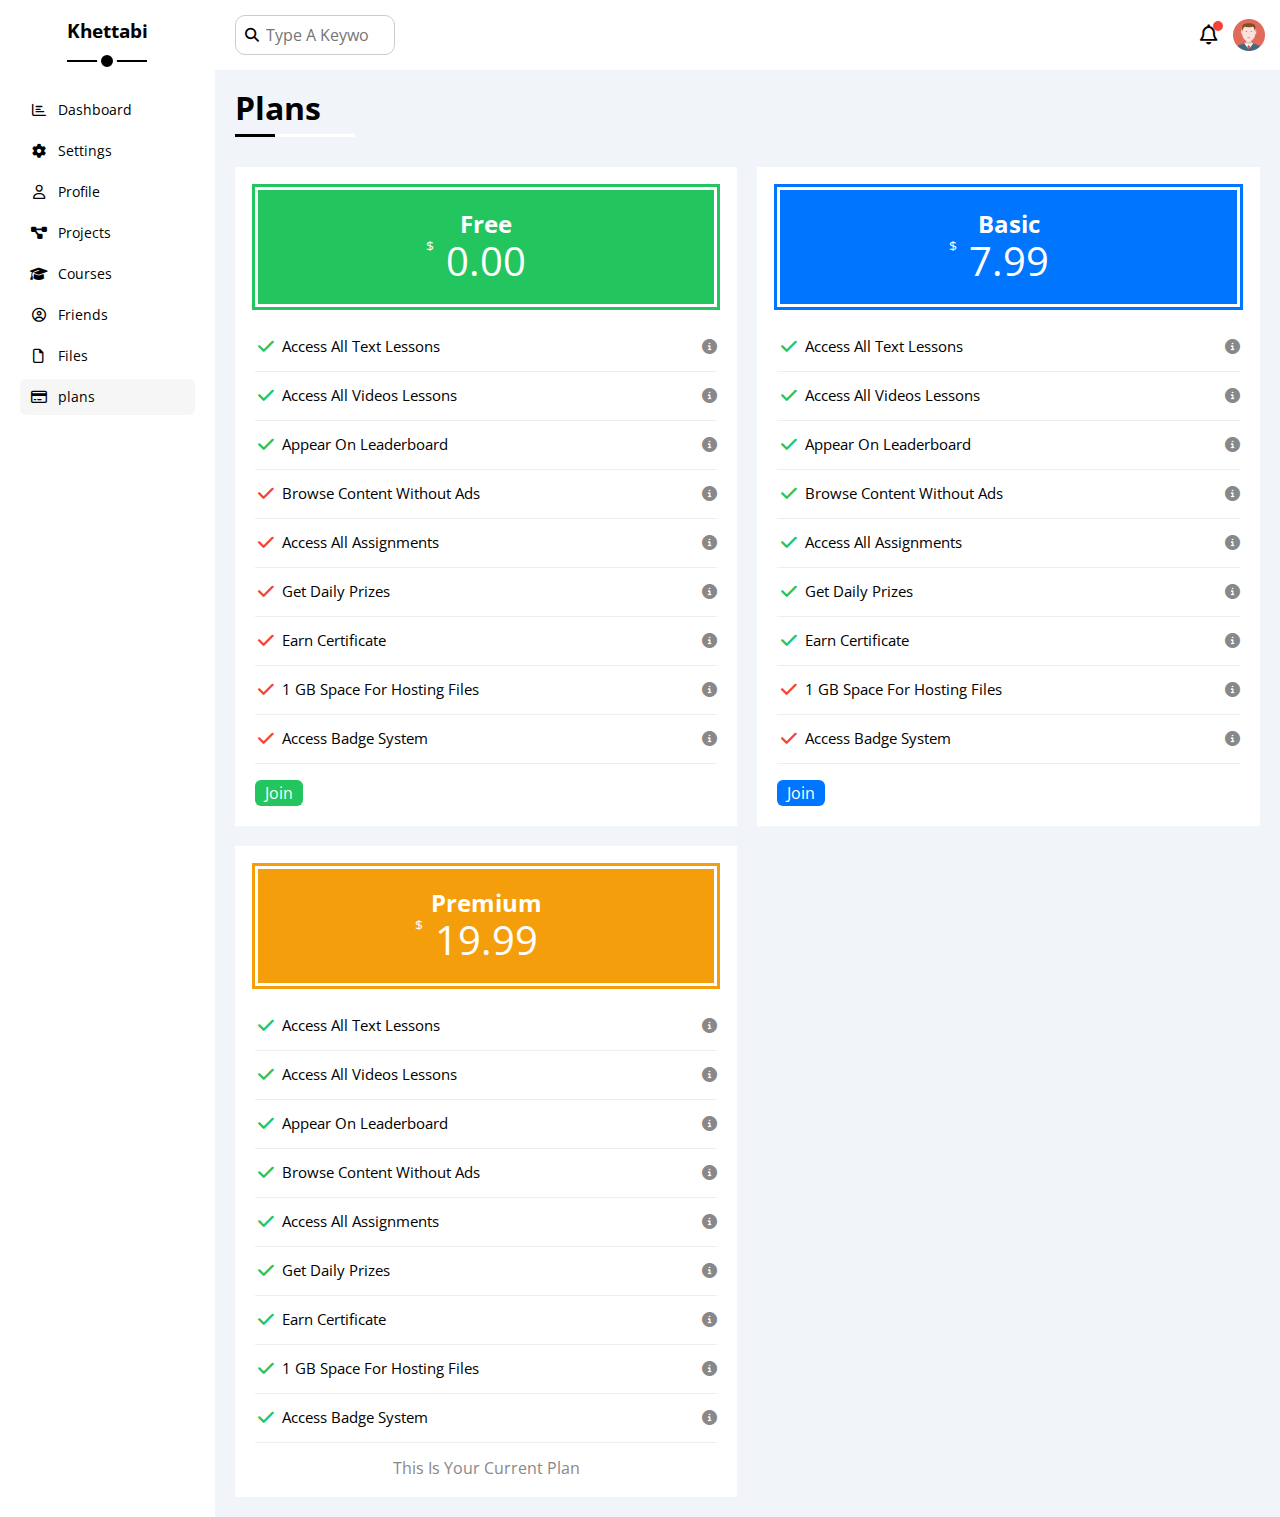
<file: plans.html>
<!DOCTYPE html>
<html lang="en">
  <head>
    <meta charset="UTF-8" />
    <meta name="viewport" content="width=device-width, initial-scale=1.0" />
    <mata
      name="description"
      content="This site was created as an exercise in HTML and CSS application created py soufiane khettabi"
    />
    <title>plans</title>
    <!-- Render all elements normally -->
    <link rel="stylesheet" href="css/normalize.css" />
    <!-- Font awesome library -->
    <link rel="stylesheet" href="css/all.min.css" />
    <!-- framework -->
    <link rel="stylesheet" href="css/framework.css" />
    <!-- Main template css file -->
    <link rel="stylesheet" href="css/style.css" />
    <!-- Google font -->
    <link rel="preconnect" href="https://fonts.googleapis.com" />
    <link rel="preconnect" href="https://fonts.gstatic.com" crossorigin />
    <link
      href="https://fonts.googleapis.com/css2?family=Cairo:wght@200..1000&family=Open+Sans:ital,wght@0,300..800;1,300..800&display=swap"
      rel="stylesheet"
    />
  </head>
  <body>
    <!-- start main page -->
    <div class="page d-flex">
      <!-- start sidebar -->
      <div class="sidebar bg-white p-20 p-relative">
        <h3 class="p-relative txt-c mt-0">Khettabi</h3>
        <ul>
          <li>
            <a
              class="d-flex align-center fs-14 c-black rad-6 p-10"
              href="index.html"
            >
              <i class="fa-regular fa-chart-bar fa-fw"></i>
              <span>Dashboard</span>
            </a>
          </li>
          <li>
            <a
              class="d-flex align-center fs-14 c-black rad-6 p-10"
              href="settings.html"
            >
              <i class="fa-solid fa-gear fa-fw"></i>
              <span>Settings</span>
            </a>
          </li>
          <li>
            <a
              class="d-flex align-center fs-14 c-black rad-6 p-10"
              href="profile.html"
            >
              <i class="fa-regular fa-user fa-fw"></i>
              <span>Profile</span>
            </a>
          </li>
          <li>
            <a
              class="d-flex align-center fs-14 c-black rad-6 p-10"
              href="projects.html"
            >
              <i class="fa-solid fa-diagram-project fa-fw"></i>
              <span>Projects</span>
            </a>
          </li>
          <li>
            <a
              class="d-flex align-center fs-14 c-black rad-6 p-10"
              href="courses.html"
            >
              <i class="fa-solid fa-graduation-cap fa-fw"></i>
              <span>Courses</span>
            </a>
          </li>
          <li>
            <a
              class="d-flex align-center fs-14 c-black rad-6 p-10"
              href="friends.html"
            >
              <i class="fa-regular fa-circle-user fa-fw"></i>
              <span>Friends</span>
            </a>
          </li>
          <li>
            <a
              class="d-flex align-center fs-14 c-black rad-6 p-10"
              href="files.html"
            >
              <i class="fa-regular fa-file fa-fw"></i>
              <span>Files</span>
            </a>
          </li>
          <li>
            <a
              class="active d-flex align-center fs-14 c-black rad-6 p-10"
              href="plans.html"
            >
              <i class="fa-regular fa-credit-card fa-fw"></i>
              <span>plans</span>
            </a>
          </li>
        </ul>
      </div>
      <!-- end sidebar -->
      <!-- Start content -->
      <!-- start head -->
      <div class="content w-full">
        <div class="head bg-white p-15 between-flex">
          <div class="search p-relative">
            <input class="p-10" type="search" placeholder="Type A Keyword" />
          </div>
          <div class="icons d-flex align-center">
            <span class="notification p-relative">
              <i class="fa-regular fa-bell fa-lg"></i>
            </span>
            <img src="imgs/avatar.png" alt="avatar" />
          </div>
        </div>
        <!-- end head -->
        <!-- start plans-page -->
        <h1 class="p-relative">Plans</h1>
        <div class="plans-page d-grid m-20 gap-20">
          <div class="plan green bg-white p-20">
            <div class="top bg-green txt-c p-20">
              <h2 class="m-0 c-white">Free</h2>
              <div class="price c-white"><span>$</span>0.00</div>
            </div>
            <ul>
              <li>
                <i class="fa-solid fa-check fa-fw yes"></i>
                <span>Access All Text Lessons</span>
                <i class="fa-solid fa-circle-info help"></i>
              </li>
              <li>
                <i class="fa-solid fa-check fa-fw yes"></i>
                <span>Access All Videos Lessons</span>
                <i class="fa-solid fa-circle-info help"></i>
              </li>
              <li>
                <i class="fa-solid fa-check fa-fw yes"></i>
                <span>Appear On Leaderboard</span>
                <i class="fa-solid fa-circle-info help"></i>
              </li>
              <li>
                <i class="fa-solid fa-check fa-fw"></i>
                <span>Browse Content Without Ads</span>
                <i class="fa-solid fa-circle-info help"></i>
              </li>
              <li>
                <i class="fa-solid fa-check fa-fw"></i>
                <span>Access All Assignments</span>
                <i class="fa-solid fa-circle-info help"></i>
              </li>
              <li>
                <i class="fa-solid fa-check fa-fw"></i>
                <span>Get Daily Prizes</span>
                <i class="fa-solid fa-circle-info help"></i>
              </li>
              <li>
                <i class="fa-solid fa-check fa-fw"></i>
                <span>Earn Certificate</span>
                <i class="fa-solid fa-circle-info help"></i>
              </li>
              <li>
                <i class="fa-solid fa-check fa-fw"></i>
                <span>1 GB Space For Hosting Files</span>
                <i class="fa-solid fa-circle-info help"></i>
              </li>
              <li>
                <i class="fa-solid fa-check fa-fw"></i>
                <span>Access Badge System</span>
                <i class="fa-solid fa-circle-info help"></i>
              </li>
            </ul>
            <a href="#" class="btn-shape bg-green c-white d-block w-fit"
              >Join</a
            >
          </div>
          <div class="plan blue bg-white p-20">
            <div class="top bg-blue txt-c p-20">
              <h2 class="m-0 c-white">Basic</h2>
              <div class="price c-white"><span>$</span>7.99</div>
            </div>
            <ul>
              <li>
                <i class="fa-solid fa-check fa-fw yes"></i>
                <span>Access All Text Lessons</span>
                <i class="fa-solid fa-circle-info help"></i>
              </li>
              <li>
                <i class="fa-solid fa-check fa-fw yes"></i>
                <span>Access All Videos Lessons</span>
                <i class="fa-solid fa-circle-info help"></i>
              </li>
              <li>
                <i class="fa-solid fa-check fa-fw yes"></i>
                <span>Appear On Leaderboard</span>
                <i class="fa-solid fa-circle-info help"></i>
              </li>
              <li>
                <i class="fa-solid fa-check fa-fw yes"></i>
                <span>Browse Content Without Ads</span>
                <i class="fa-solid fa-circle-info help"></i>
              </li>
              <li>
                <i class="fa-solid fa-check fa-fw yes"></i>
                <span>Access All Assignments</span>
                <i class="fa-solid fa-circle-info help"></i>
              </li>
              <li>
                <i class="fa-solid fa-check fa-fw yes"></i>
                <span>Get Daily Prizes</span>
                <i class="fa-solid fa-circle-info help"></i>
              </li>
              <li>
                <i class="fa-solid fa-check fa-fw yes"></i>
                <span>Earn Certificate</span>
                <i class="fa-solid fa-circle-info help"></i>
              </li>
              <li>
                <i class="fa-solid fa-check fa-fw"></i>
                <span>1 GB Space For Hosting Files</span>
                <i class="fa-solid fa-circle-info help"></i>
              </li>
              <li>
                <i class="fa-solid fa-check fa-fw"></i>
                <span>Access Badge System</span>
                <i class="fa-solid fa-circle-info help"></i>
              </li>
            </ul>
            <a href="#" class="btn-shape bg-blue c-white d-block w-fit">Join</a>
          </div>
          <div class="plan orange bg-white p-20">
            <div class="top bg-orange txt-c p-20">
              <h2 class="m-0 c-white">Premium</h2>
              <div class="price c-white"><span>$</span>19.99</div>
            </div>
            <ul>
              <li>
                <i class="fa-solid fa-check fa-fw yes"></i>
                <span>Access All Text Lessons</span>
                <i class="fa-solid fa-circle-info help"></i>
              </li>
              <li>
                <i class="fa-solid fa-check fa-fw yes"></i>
                <span>Access All Videos Lessons</span>
                <i class="fa-solid fa-circle-info help"></i>
              </li>
              <li>
                <i class="fa-solid fa-check fa-fw yes"></i>
                <span>Appear On Leaderboard</span>
                <i class="fa-solid fa-circle-info help"></i>
              </li>
              <li>
                <i class="fa-solid fa-check fa-fw yes"></i>
                <span>Browse Content Without Ads</span>
                <i class="fa-solid fa-circle-info help"></i>
              </li>
              <li>
                <i class="fa-solid fa-check fa-fw yes"></i>
                <span>Access All Assignments</span>
                <i class="fa-solid fa-circle-info help"></i>
              </li>
              <li>
                <i class="fa-solid fa-check fa-fw yes"></i>
                <span>Get Daily Prizes</span>
                <i class="fa-solid fa-circle-info help"></i>
              </li>
              <li>
                <i class="fa-solid fa-check fa-fw yes"></i>
                <span>Earn Certificate</span>
                <i class="fa-solid fa-circle-info help"></i>
              </li>
              <li>
                <i class="fa-solid fa-check fa-fw yes"></i>
                <span>1 GB Space For Hosting Files</span>
                <i class="fa-solid fa-circle-info help"></i>
              </li>
              <li>
                <i class="fa-solid fa-check fa-fw yes"></i>
                <span>Access Badge System</span>
                <i class="fa-solid fa-circle-info help"></i>
              </li>
            </ul>
            <p class="m-0 txt-c c-grey">This Is Your Current Plan</p>
          </div>
        </div>
        <!-- end plans-page -->
      </div>
      <!-- End content -->
    </div>
    <!-- end main page -->
  </body>
</html>
</file>
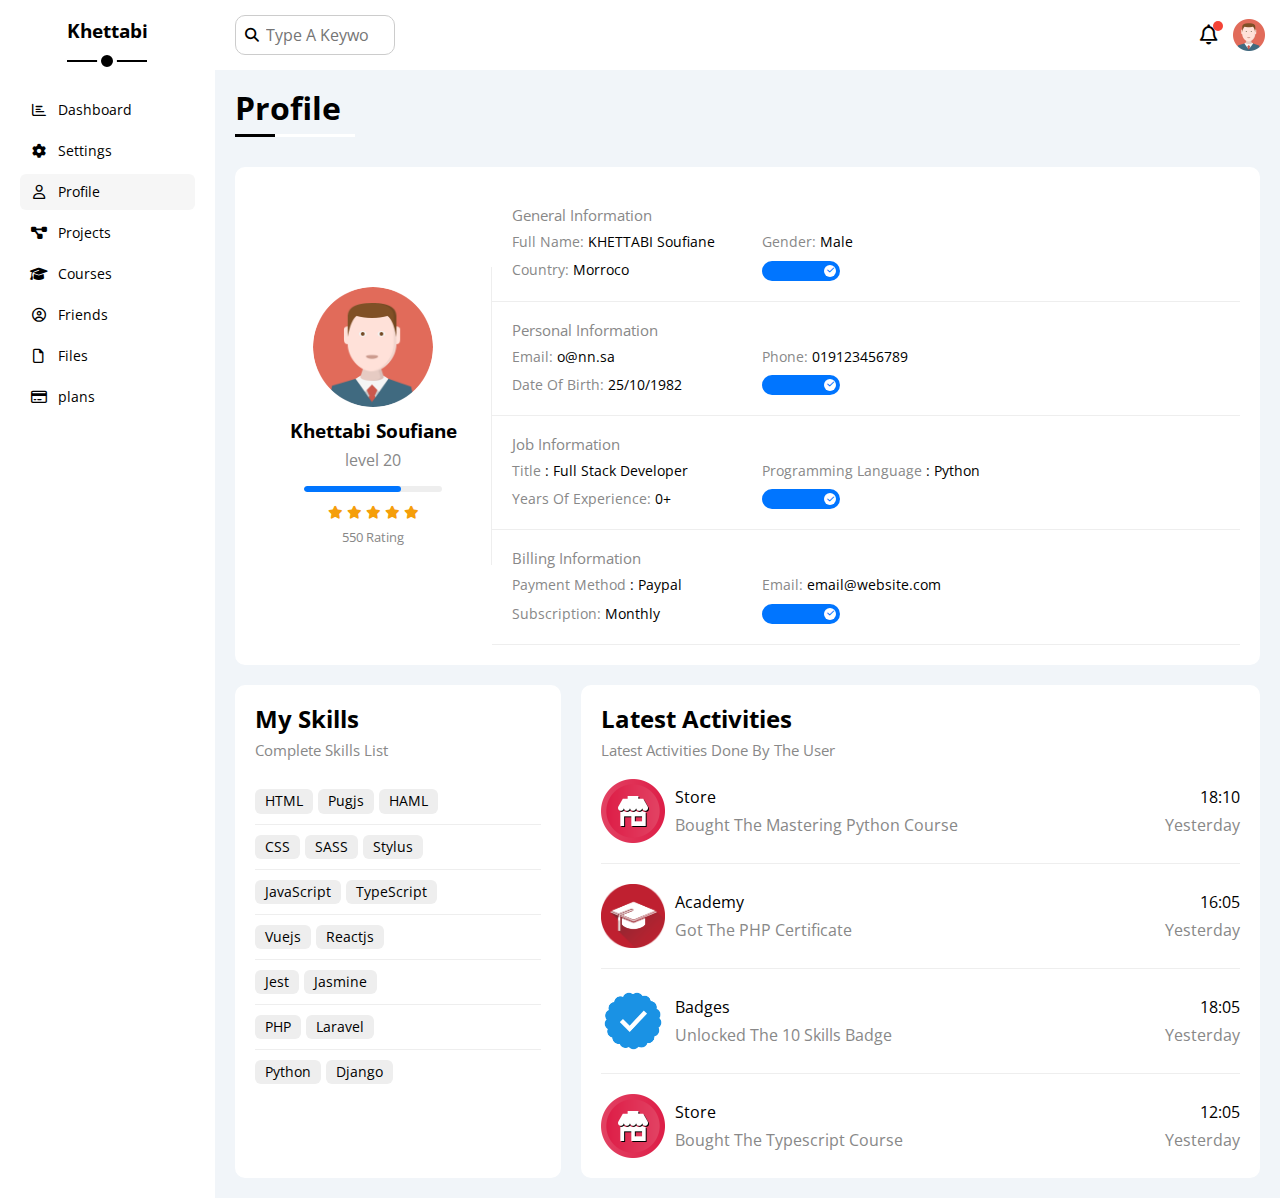
<file: profile.html>
<!DOCTYPE html>
<html lang="en">
  <head>
    <meta charset="UTF-8" />
    <meta name="viewport" content="width=device-width, initial-scale=1.0" />
    <mata
      name="description"
      content="This site was created as an exercise in HTML and CSS application created py soufiane khettabi"
    />
    <title>profile</title>
    <!-- Render all elements normally -->
    <link rel="stylesheet" href="css/normalize.css" />
    <!-- Font awesome library -->
    <link rel="stylesheet" href="css/all.min.css" />
    <!-- framework -->
    <link rel="stylesheet" href="css/framework.css" />
    <!-- Main template css file -->
    <link rel="stylesheet" href="css/style.css" />
    <!-- Google font -->
    <link rel="preconnect" href="https://fonts.googleapis.com" />
    <link rel="preconnect" href="https://fonts.gstatic.com" crossorigin />
    <link
      href="https://fonts.googleapis.com/css2?family=Cairo:wght@200..1000&family=Open+Sans:ital,wght@0,300..800;1,300..800&display=swap"
      rel="stylesheet"
    />
  </head>
  <body>
    <!-- start main page -->
    <div class="page d-flex">
      <!-- start sidebar -->
      <div class="sidebar bg-white p-20 p-relative">
        <h3 class="p-relative txt-c mt-0">Khettabi</h3>
        <ul>
          <li>
            <a
              class="d-flex align-center fs-14 c-black rad-6 p-10"
              href="index.html"
            >
              <i class="fa-regular fa-chart-bar fa-fw"></i>
              <span>Dashboard</span>
            </a>
          </li>
          <li>
            <a
              class="d-flex align-center fs-14 c-black rad-6 p-10"
              href="settings.html"
            >
              <i class="fa-solid fa-gear fa-fw"></i>
              <span>Settings</span>
            </a>
          </li>
          <li>
            <a
              class="active d-flex align-center fs-14 c-black rad-6 p-10"
              href="profile.html"
            >
              <i class="fa-regular fa-user fa-fw"></i>
              <span>Profile</span>
            </a>
          </li>
          <li>
            <a
              class="d-flex align-center fs-14 c-black rad-6 p-10"
              href="projects.html"
            >
              <i class="fa-solid fa-diagram-project fa-fw"></i>
              <span>Projects</span>
            </a>
          </li>
          <li>
            <a
              class="d-flex align-center fs-14 c-black rad-6 p-10"
              href="courses.html"
            >
              <i class="fa-solid fa-graduation-cap fa-fw"></i>
              <span>Courses</span>
            </a>
          </li>
          <li>
            <a
              class="d-flex align-center fs-14 c-black rad-6 p-10"
              href="friends.html"
            >
              <i class="fa-regular fa-circle-user fa-fw"></i>
              <span>Friends</span>
            </a>
          </li>
          <li>
            <a
              class="d-flex align-center fs-14 c-black rad-6 p-10"
              href="files.html"
            >
              <i class="fa-regular fa-file fa-fw"></i>
              <span>Files</span>
            </a>
          </li>
          <li>
            <a
              class="d-flex align-center fs-14 c-black rad-6 p-10"
              href="plans.html"
            >
              <i class="fa-regular fa-credit-card fa-fw"></i>
              <span>plans</span>
            </a>
          </li>
        </ul>
      </div>
      <!-- end sidebar -->
      <!-- Start content -->
      <!-- start head -->
      <div class="content w-full">
        <div class="head bg-white p-15 between-flex">
          <div class="search p-relative">
            <input class="p-10" type="search" placeholder="Type A Keyword" />
          </div>
          <div class="icons d-flex align-center">
            <span class="notification p-relative">
              <i class="fa-regular fa-bell fa-lg"></i>
            </span>
            <img src="imgs/avatar.png" alt="avatar" />
          </div>
        </div>
        <!-- end head -->
        <!-- start Profile-page -->
        <h1 class="p-relative">Profile</h1>
        <div class="profile-page m-20">
          <!-- start overview -->
          <div class="overview d-flex p-20 bg-white rad-10 align-center">
            <!-- start avatar-box -->
            <div class="avatar-box txt-c p-20">
              <img class="rad-half mb-10" src="imgs/avatar.png" alt="avater" />
              <h3 class="m-0">Khettabi Soufiane</h3>
              <p class="c-grey mt-10">level 20</p>
              <div class="level rad-6 bg-eee p-relative">
                <span style="width: 70%"></span>
              </div>
              <div class="rating mt-10 mb-10">
                <i class="fa-solid fa-star c-orange fs-13"></i>
                <i class="fa-solid fa-star c-orange fs-13"></i>
                <i class="fa-solid fa-star c-orange fs-13"></i>
                <i class="fa-solid fa-star c-orange fs-13"></i>
                <i class="fa-solid fa-star c-orange fs-13"></i>
              </div>
              <p class="c-grey fs-13 m-0">550 Rating</p>
            </div>
            <!-- end avatar-box -->
            <!-- start info-box -->
            <div class="info-box w-full txt-c-mobile">
              <!-- start information row -->
              <div class="box p-20 d-flex align-center">
                <h4 class="c-grey fs-15 m-0 w-full">General Information</h4>
                <div class="fs-14">
                  <span class="c-grey">Full Name:</span>
                  <span>KHETTABI Soufiane</span>
                </div>
                <div class="fs-14">
                  <span class="c-grey">Gender:</span>
                  <span>Male</span>
                </div>
                <div class="fs-14">
                  <span class="c-grey">Country:</span>
                  <span>Morroco</span>
                </div>
                <div class="fs-14">
                  <label>
                    <input class="toggle-checkbox" type="checkbox" checked />
                    <div class="toggle-switch"></div>
                  </label>
                </div>
              </div>
              <!-- end information row -->
              <!-- start information row -->
              <div class="box p-20 d-flex align-center">
                <h4 class="c-grey fs-15 m-0 w-full">Personal Information</h4>
                <div class="fs-14">
                  <span class="c-grey">Email:</span>
                  <span> o@nn.sa</span>
                </div>
                <div class="fs-14">
                  <span class="c-grey">Phone:</span>
                  <span> 019123456789</span>
                </div>
                <div class="fs-14">
                  <span class="c-grey">Date Of Birth:</span>
                  <span> 25/10/1982</span>
                </div>
                <div class="fs-14">
                  <label>
                    <input class="toggle-checkbox" type="checkbox" checked />
                    <div class="toggle-switch"></div>
                  </label>
                </div>
              </div>
              <!-- end information row -->
              <!-- start information row -->
              <div class="box p-20 d-flex align-center">
                <h4 class="c-grey fs-15 m-0 w-full">Job Information</h4>
                <div class="fs-14">
                  <span class="c-grey">Title</span>
                  <span> : Full Stack Developer</span>
                </div>
                <div class="fs-14">
                  <span class="c-grey">Programming Language</span>
                  <span> : Python</span>
                </div>
                <div class="fs-14">
                  <span class="c-grey">Years Of Experience: </span>
                  <span> 0+</span>
                </div>
                <div class="fs-14">
                  <label>
                    <input class="toggle-checkbox" type="checkbox" checked />
                    <div class="toggle-switch"></div>
                  </label>
                </div>
              </div>
              <!-- end information row -->
              <!-- start information row -->
              <div class="box p-20 d-flex align-center">
                <h4 class="c-grey fs-15 m-0 w-full">Billing Information</h4>
                <div class="fs-14">
                  <span class="c-grey">Payment Method</span>
                  <span>: Paypal</span>
                </div>
                <div class="fs-14">
                  <span class="c-grey">Email:</span>
                  <span> email@website.com</span>
                </div>
                <div class="fs-14">
                  <span class="c-grey">Subscription:</span>
                  <span> Monthly</span>
                </div>
                <div class="fs-14">
                  <label>
                    <input class="toggle-checkbox" type="checkbox" checked />
                    <div class="toggle-switch"></div>
                  </label>
                </div>
              </div>
              <!-- end information row -->
            </div>
            <!-- end info-box -->
          </div>
          <!-- end overview -->
          <!-- start other data -->
          <div class="other-data d-flex gap-20">
            <div class="skills-card p-20 bg-white rad-10 mt-20">
              <h2 class="mt-0 mb-10">My Skills</h2>
              <p class="fs-15 c-grey mt-0 mb-20">Complete Skills List</p>
              <ul class="m-0 txt-c-mobile">
                <li><span>HTML</span><span>Pugjs</span><span>HAML</span></li>
                <li><span>CSS</span><span>SASS</span><span>Stylus</span></li>
                <li><span>JavaScript</span><span>TypeScript</span></li>
                <li><span>Vuejs</span><span>Reactjs</span></li>
                <li><span>Jest</span><span>Jasmine</span></li>
                <li><span>PHP</span><span>Laravel</span></li>
                <li><span>Python</span><span>Django</span></li>
              </ul>
            </div>
            <div class="activities p-20 bg-white rad-10 mt-20">
              <h2 class="mt-0 mb-10">Latest Activities</h2>
              <p class="fs-15 c-grey mt-0 mb-20">
                Latest Activities Done By The User
              </p>
              <div class="activity d-flex align-center txt-c-mobile">
                <img src="imgs/activity-01.png" alt="activity-1" />
                <div class="info">
                  <span class="d-block mb-10">Store</span>
                  <span class="c-grey">Bought The Mastering Python Course</span>
                </div>
                <div class="date">
                  <span class="d-block mb-10">18:10</span>
                  <span class="c-grey">Yesterday</span>
                </div>
              </div>
              <div class="activity d-flex align-center txt-c-mobile">
                <img src="imgs/activity-02.png" alt="activity-2" />
                <div class="info">
                  <span class="d-block mb-10">Academy</span>
                  <span class="c-grey">Got The PHP Certificate</span>
                </div>
                <div class="date">
                  <span class="d-block mb-10">16:05</span>
                  <span class="c-grey">Yesterday</span>
                </div>
              </div>
              <div class="activity d-flex align-center txt-c-mobile">
                <img src="imgs/activity-03.png" alt="activity-3" />
                <div class="info">
                  <span class="d-block mb-10">Badges</span>
                  <span class="c-grey">Unlocked The 10 Skills Badge</span>
                </div>
                <div class="date">
                  <span class="d-block mb-10">18:05</span>
                  <span class="c-grey">Yesterday</span>
                </div>
              </div>
              <div class="activity d-flex align-center txt-c-mobile">
                <img src="imgs/activity-01.png" alt="activity-1" />
                <div class="info">
                  <span class="d-block mb-10">Store</span>
                  <span class="c-grey">Bought The Typescript Course</span>
                </div>
                <div class="date">
                  <span class="d-block mb-10">12:05</span>
                  <span class="c-grey">Yesterday</span>
                </div>
              </div>
            </div>
          </div>
          <!-- end other data -->
        </div>
        <!-- end Profile-page -->
      </div>
      <!-- End content -->
    </div>
    <!-- end main page -->
  </body>
</html>
</file>
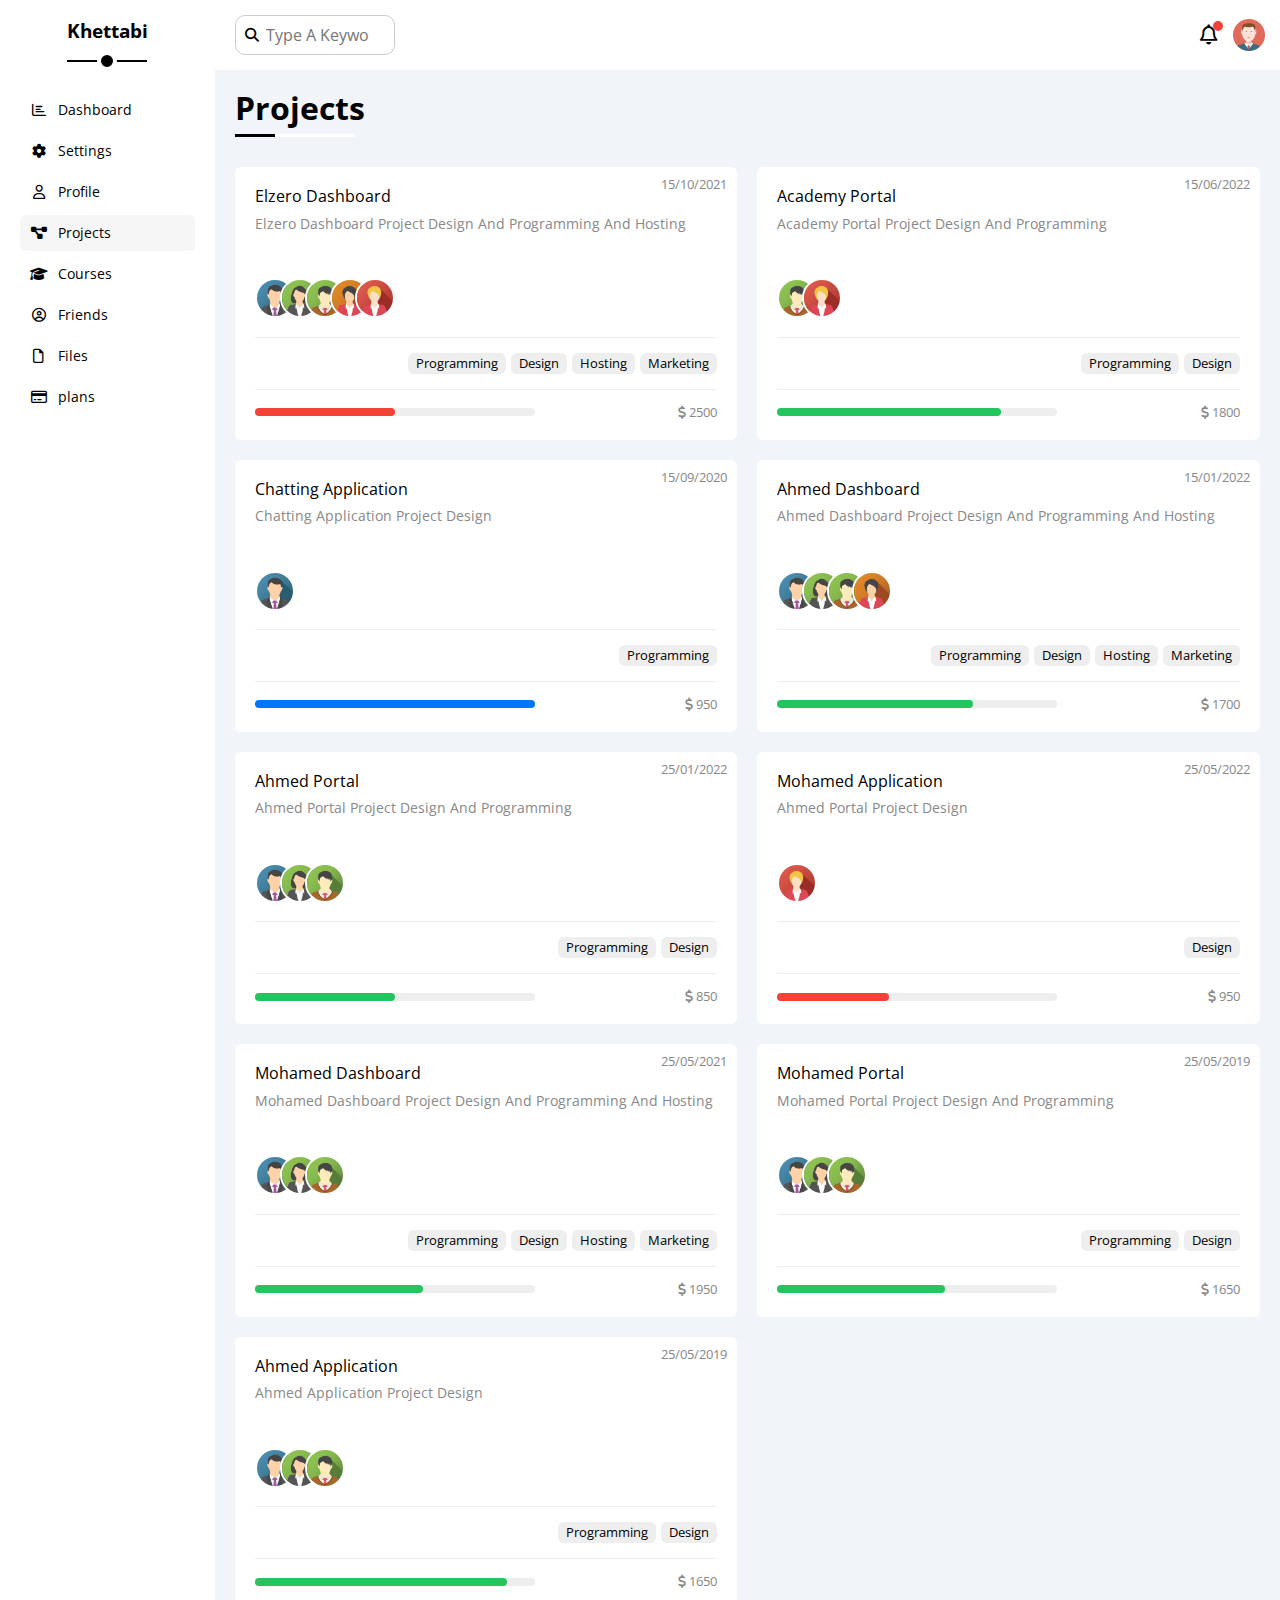
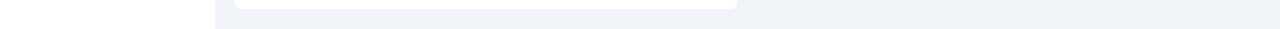
<file: projects.html>
<!DOCTYPE html>
<html lang="en">
  <head>
    <meta charset="UTF-8" />
    <meta name="viewport" content="width=device-width, initial-scale=1.0" />
    <mata
      name="description"
      content="This site was created as an exercise in HTML and CSS application created py soufiane khettabi"
    />
    <title>Projects</title>
    <!-- Render all elements normally -->
    <link rel="stylesheet" href="css/normalize.css" />
    <!-- Font awesome library -->
    <link rel="stylesheet" href="css/all.min.css" />
    <!-- framework -->
    <link rel="stylesheet" href="css/framework.css" />
    <!-- Main template css file -->
    <link rel="stylesheet" href="css/style.css" />
    <!-- Google font -->
    <link rel="preconnect" href="https://fonts.googleapis.com" />
    <link rel="preconnect" href="https://fonts.gstatic.com" crossorigin />
    <link
      href="https://fonts.googleapis.com/css2?family=Cairo:wght@200..1000&family=Open+Sans:ital,wght@0,300..800;1,300..800&display=swap"
      rel="stylesheet"
    />
  </head>
  <body>
    <!-- start main page -->
    <div class="page d-flex">
      <!-- start sidebar -->
      <div class="sidebar bg-white p-20 p-relative">
        <h3 class="p-relative txt-c mt-0">Khettabi</h3>
        <ul>
          <li>
            <a
              class="d-flex align-center fs-14 c-black rad-6 p-10"
              href="index.html"
            >
              <i class="fa-regular fa-chart-bar fa-fw"></i>
              <span>Dashboard</span>
            </a>
          </li>
          <li>
            <a
              class="d-flex align-center fs-14 c-black rad-6 p-10"
              href="settings.html"
            >
              <i class="fa-solid fa-gear fa-fw"></i>
              <span>Settings</span>
            </a>
          </li>
          <li>
            <a
              class="d-flex align-center fs-14 c-black rad-6 p-10"
              href="profile.html"
            >
              <i class="fa-regular fa-user fa-fw"></i>
              <span>Profile</span>
            </a>
          </li>
          <li>
            <a
              class="active d-flex align-center fs-14 c-black rad-6 p-10"
              href="projects.html"
            >
              <i class="fa-solid fa-diagram-project fa-fw"></i>
              <span>Projects</span>
            </a>
          </li>
          <li>
            <a
              class="d-flex align-center fs-14 c-black rad-6 p-10"
              href="courses.html"
            >
              <i class="fa-solid fa-graduation-cap fa-fw"></i>
              <span>Courses</span>
            </a>
          </li>
          <li>
            <a
              class="d-flex align-center fs-14 c-black rad-6 p-10"
              href="friends.html"
            >
              <i class="fa-regular fa-circle-user fa-fw"></i>
              <span>Friends</span>
            </a>
          </li>
          <li>
            <a
              class="d-flex align-center fs-14 c-black rad-6 p-10"
              href="files.html"
            >
              <i class="fa-regular fa-file fa-fw"></i>
              <span>Files</span>
            </a>
          </li>
          <li>
            <a
              class="d-flex align-center fs-14 c-black rad-6 p-10"
              href="plans.html"
            >
              <i class="fa-regular fa-credit-card fa-fw"></i>
              <span>plans</span>
            </a>
          </li>
        </ul>
      </div>
      <!-- end sidebar -->
      <!-- Start content -->
      <!-- start head -->
      <div class="content w-full">
        <div class="head bg-white p-15 between-flex">
          <div class="search p-relative">
            <input class="p-10" type="search" placeholder="Type A Keyword" />
          </div>
          <div class="icons d-flex align-center">
            <span class="notification p-relative">
              <i class="fa-regular fa-bell fa-lg"></i>
            </span>
            <img src="imgs/avatar.png" alt="avatar" />
          </div>
        </div>
        <!-- end head -->
        <!-- start projects-page -->
        <h1 class="p-relative">Projects</h1>
        <div class="projects-page d-grid m-20 gap-20 ">
          <div class="project bg-white p-20 rad-6 p-relative">
              <span class="date c-grey fs-13" >15/10/2021</span>
              <h4 class="m-0">Elzero Dashboard</h3>
              <p class="c-grey fs-14 mt-10 mb-10">
                Elzero Dashboard Project Design And Programming And Hosting
              </p>          
              <div class="team">
                <a href="#"><img src="imgs/team-01.png" alt=""/></a>
                <a href="#"><img src="imgs/team-02.png" alt=""/></a>
                <a href="#"><img src="imgs/team-03.png" alt=""/></a>
                <a href="#"><img src="imgs/team-04.png" alt=""/></a>
                <a href="#"><img src="imgs/team-05.png" alt=""/></a>
              </div>
              <div class="do d-flex">
                <span class="fs-13 rad-6 bg-eee">Programming</span>
                <span class="fs-13 rad-6 bg-eee">Design</span>
                <span class="fs-13 rad-6 bg-eee">Hosting</span>
                <span class="fs-13 rad-6 bg-eee">Marketing</span>
              </div>
              <div class="info between-flex">
                <div class="prog bg-eee">
                  <span style="width: 50%" class="bg-red"></span>
                </div>
                <div class= "fs-13 c-grey">
                  <i class="fa-solid fa-dollar-sign"></i>
                  2500
                </div>
              </div>              
          </div>
          <div class="project bg-white p-20 rad-6 p-relative">
              <span class="date c-grey fs-13" >15/06/2022</span>
              <h4 class="m-0">Academy Portal</h3>
              <p class="c-grey fs-14 mt-10 mb-10">
                Academy Portal Project Design And Programming
              </p>          
              <div class="team">
                <a href="#"><img src="imgs/team-03.png" alt=""/></a>
                <a href="#"><img src="imgs/team-05.png" alt=""/></a>
              </div>
              <div class="do d-flex">
                <span class="fs-13 rad-6 bg-eee">Programming</span>
                <span class="fs-13 rad-6 bg-eee">Design</span>
              </div>
              <div class="info between-flex">
                <div class="prog bg-eee">
                  <span style="width: 80%" class="bg-green"></span>
                </div>
                <div class= "fs-13 c-grey">
                  <i class="fa-solid fa-dollar-sign"></i>
                  1800
                </div>
              </div>              
          </div>
          <div class="project bg-white p-20 rad-6 p-relative">
              <span class="date c-grey fs-13" >15/09/2020</span>
              <h4 class="m-0">Chatting Application</h3>
              <p class="c-grey fs-14 mt-10 mb-10">
                Chatting Application Project Design
              </p>          
              <div class="team">
                <a href="#"><img src="imgs/team-01.png" alt=""/></a>
              </div>
              <div class="do d-flex">
                <span class="fs-13 rad-6 bg-eee">Programming</span>
              </div>
              <div class="info between-flex">
                <div class="prog bg-eee">
                  <span style="width: 100%" class="bg-blue"></span>
                </div>
                <div class= "fs-13 c-grey">
                  <i class="fa-solid fa-dollar-sign"></i>
                  950
                </div>
              </div>              
          </div>         
          <div class="project bg-white p-20 rad-6 p-relative">
              <span class="date c-grey fs-13" >15/01/2022</span>
              <h4 class="m-0">Ahmed Dashboard</h3>
              <p class="c-grey fs-14 mt-10 mb-10">
                Ahmed Dashboard Project Design And Programming And Hosting
              </p>          
              <div class="team">
                <a href="#"><img src="imgs/team-01.png" alt=""/></a>
                <a href="#"><img src="imgs/team-02.png" alt=""/></a>
                <a href="#"><img src="imgs/team-03.png" alt=""/></a>
                <a href="#"><img src="imgs/team-04.png" alt=""/></a>
              </div>
              <div class="do d-flex">
                <span class="fs-13 rad-6 bg-eee">Programming</span>
                <span class="fs-13 rad-6 bg-eee">Design</span>
                <span class="fs-13 rad-6 bg-eee">Hosting</span>
                <span class="fs-13 rad-6 bg-eee">Marketing</span>
              </div>
              <div class="info between-flex">
                <div class="prog bg-eee">
                  <span style="width: 70%" class="bg-green"></span>
                </div>
                <div class= "fs-13 c-grey">
                  <i class="fa-solid fa-dollar-sign"></i>
                  1700
                </div>
              </div>              
          </div>     
          <div class="project bg-white p-20 rad-6 p-relative">
              <span class="date c-grey fs-13" >25/01/2022</span>
              <h4 class="m-0">Ahmed Portal</h3>
              <p class="c-grey fs-14 mt-10 mb-10">
                Ahmed Portal Project Design And Programming 
              </p>          
              <div class="team">
                <a href="#"><img src="imgs/team-01.png" alt=""/></a>
                <a href="#"><img src="imgs/team-02.png" alt=""/></a>
                <a href="#"><img src="imgs/team-03.png" alt=""/></a>
              </div>
              <div class="do d-flex">
                <span class="fs-13 rad-6 bg-eee">Programming</span>
                <span class="fs-13 rad-6 bg-eee">Design</span>
              </div>
              <div class="info between-flex">
                <div class="prog bg-eee">
                  <span style="width: 50%" class="bg-green"></span>
                </div>
                <div class= "fs-13 c-grey">
                  <i class="fa-solid fa-dollar-sign"></i>
                  850
                </div>
              </div>              
          </div>   
          <div class="project bg-white p-20 rad-6 p-relative">
              <span class="date c-grey fs-13" >25/05/2022</span>
              <h4 class="m-0">Mohamed Application</h4>
              <p class="c-grey fs-14 mt-10 mb-10">
                Ahmed Portal Project Design 
              </p>          
              <div class="team">
                <a href="#"><img src="imgs/team-05.png" alt=""/></a>
              </div>
              <div class="do d-flex">
                <span class="fs-13 rad-6 bg-eee">Design</span>
              </div>
              <div class="info between-flex">
                <div class="prog bg-eee">
                  <span style="width: 40%" class="bg-red"></span>
                </div>
                <div class= "fs-13 c-grey">
                  <i class="fa-solid fa-dollar-sign"></i>
                  950
                </div>
              </div>              
          </div>    
          <div class="project bg-white p-20 rad-6 p-relative">
              <span class="date c-grey fs-13" >25/05/2021</span>
              <h4 class="m-0">Mohamed Dashboard</h4>
              <p class="c-grey fs-14 mt-10 mb-10">
                Mohamed Dashboard Project Design And Programming And Hosting
              </p>          
              <div class="team">
                <a href="#"><img src="imgs/team-01.png" alt=""/></a>
                <a href="#"><img src="imgs/team-02.png" alt=""/></a>
                <a href="#"><img src="imgs/team-03.png" alt=""/></a>
              </div>
              <div class="do d-flex">
                <span class="fs-13 rad-6 bg-eee">Programming</span>
                <span class="fs-13 rad-6 bg-eee">Design</span>
                <span class="fs-13 rad-6 bg-eee">Hosting</span>
                <span class="fs-13 rad-6 bg-eee">Marketing</span>
              </div>
              <div class="info between-flex">
                <div class="prog bg-eee">
                  <span style="width: 60%" class="bg-green"></span>
                </div>
                <div class= "fs-13 c-grey">
                  <i class="fa-solid fa-dollar-sign"></i>
                  1950
                </div>
              </div>              
          </div>   
          <div class="project bg-white p-20 rad-6 p-relative">
              <span class="date c-grey fs-13" >25/05/2019</span>
              <h4 class="m-0">Mohamed Portal</h4>
              <p class="c-grey fs-14 mt-10 mb-10">
                Mohamed Portal Project Design And Programming
              </p>          
              <div class="team">
                <a href="#"><img src="imgs/team-01.png" alt=""/></a>
                <a href="#"><img src="imgs/team-02.png" alt=""/></a>
                <a href="#"><img src="imgs/team-03.png" alt=""/></a>
              </div>
              <div class="do d-flex">
                <span class="fs-13 rad-6 bg-eee">Programming</span>
                <span class="fs-13 rad-6 bg-eee">Design</span>
              </div>
              <div class="info between-flex">
                <div class="prog bg-eee">
                  <span style="width: 60%" class="bg-green"></span>
                </div>
                <div class= "fs-13 c-grey">
                  <i class="fa-solid fa-dollar-sign"></i>
                  1650
                </div>
              </div>              
          </div>  
          <div class="project bg-white p-20 rad-6 p-relative">
              <span class="date c-grey fs-13" >25/05/2019</span>
              <h4 class="m-0">Ahmed Application</h4>
              <p class="c-grey fs-14 mt-10 mb-10">
                Ahmed Application Project Design 
              </p>          
              <div class="team">
                <a href="#"><img src="imgs/team-01.png" alt=""/></a>
                <a href="#"><img src="imgs/team-02.png" alt=""/></a>
                <a href="#"><img src="imgs/team-03.png" alt=""/></a>
              </div>
              <div class="do d-flex">
                <span class="fs-13 rad-6 bg-eee">Programming</span>
                <span class="fs-13 rad-6 bg-eee">Design</span>
              </div>
              <div class="info between-flex">
                <div class="prog bg-eee">
                  <span style="width: 90%" class="bg-green"></span>
                </div>
                <div class= "fs-13 c-grey">
                  <i class="fa-solid fa-dollar-sign"></i>
                  1650
                </div>
              </div>              
          </div>                                                                  
        </div>
        <!-- end projects-page -->       
      </div>
      <!-- End content -->
    </div>
    <!-- end main page -->
  </body>
</html>
</file>
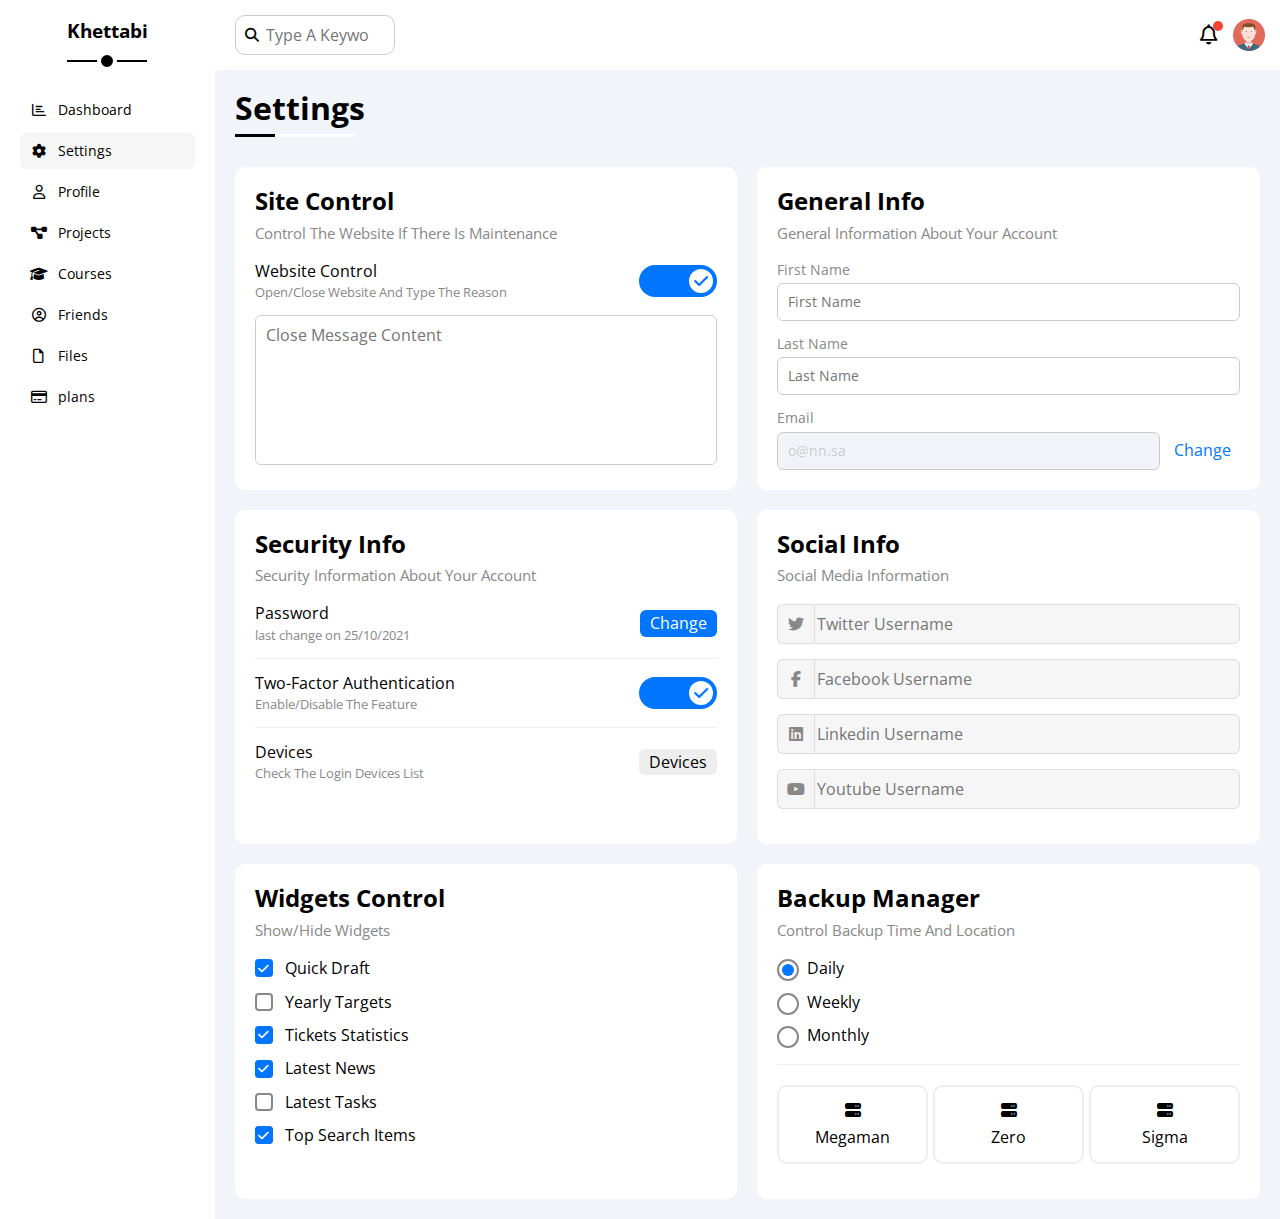
<file: settings.html>
<!DOCTYPE html>
<html lang="en">
  <head>
    <meta charset="UTF-8" />
    <meta name="viewport" content="width=device-width, initial-scale=1.0" />
    <mata
      name="description"
      content="This site was created as an exercise in HTML and CSS application created py soufiane khettabi"
    />
    <title>Settings</title>
    <!-- Render all elements normally -->
    <link rel="stylesheet" href="css/normalize.css" />
    <!-- Font awesome library -->
    <link rel="stylesheet" href="css/all.min.css" />
    <!-- framework -->
    <link rel="stylesheet" href="css/framework.css" />
    <!-- Main template css file -->
    <link rel="stylesheet" href="css/style.css" />
    <!-- Google font -->
    <link rel="preconnect" href="https://fonts.googleapis.com" />
    <link rel="preconnect" href="https://fonts.gstatic.com" crossorigin />
    <link
      href="https://fonts.googleapis.com/css2?family=Cairo:wght@200..1000&family=Open+Sans:ital,wght@0,300..800;1,300..800&display=swap"
      rel="stylesheet"
    />
  </head>
  <body>
    <!-- start main page -->
    <div class="page d-flex">
      <!-- start sidebar -->
      <div class="sidebar bg-white p-20 p-relative">
        <h3 class="p-relative txt-c mt-0">Khettabi</h3>
        <ul>
          <li>
            <a
              class="d-flex align-center fs-14 c-black rad-6 p-10"
              href="index.html"
            >
              <i class="fa-regular fa-chart-bar fa-fw"></i>
              <span>Dashboard</span>
            </a>
          </li>
          <li>
            <a
              class="active d-flex align-center fs-14 c-black rad-6 p-10"
              href="settings.html"
            >
              <i class="fa-solid fa-gear fa-fw"></i>
              <span>Settings</span>
            </a>
          </li>
          <li>
            <a
              class="d-flex align-center fs-14 c-black rad-6 p-10"
              href="profile.html"
            >
              <i class="fa-regular fa-user fa-fw"></i>
              <span>Profile</span>
            </a>
          </li>
          <li>
            <a
              class="d-flex align-center fs-14 c-black rad-6 p-10"
              href="projects.html"
            >
              <i class="fa-solid fa-diagram-project fa-fw"></i>
              <span>Projects</span>
            </a>
          </li>
          <li>
            <a
              class="d-flex align-center fs-14 c-black rad-6 p-10"
              href="courses.html"
            >
              <i class="fa-solid fa-graduation-cap fa-fw"></i>
              <span>Courses</span>
            </a>
          </li>
          <li>
            <a
              class="d-flex align-center fs-14 c-black rad-6 p-10"
              href="friends.html"
            >
              <i class="fa-regular fa-circle-user fa-fw"></i>
              <span>Friends</span>
            </a>
          </li>
          <li>
            <a
              class="d-flex align-center fs-14 c-black rad-6 p-10"
              href="files.html"
            >
              <i class="fa-regular fa-file fa-fw"></i>
              <span>Files</span>
            </a>
          </li>
          <li>
            <a
              class="d-flex align-center fs-14 c-black rad-6 p-10"
              href="plans.html"
            >
              <i class="fa-regular fa-credit-card fa-fw"></i>
              <span>plans</span>
            </a>
          </li>
        </ul>
      </div>
      <!-- end sidebar -->
      <!-- Start content -->
      <div class="content w-full">
        <div class="head bg-white p-15 between-flex">
          <div class="search p-relative">
            <input class="p-10" type="search" placeholder="Type A Keyword" />
          </div>
          <div class="icons d-flex align-center">
            <span class="notification p-relative">
              <i class="fa-regular fa-bell fa-lg"></i>
            </span>
            <img src="imgs/avatar.png" alt="avatar" />
          </div>
        </div>
        <h1 class="p-relative">Settings</h1>
        <!-- start settings-page -->
        <div class="settings-page m-20 d-grid gap-20">
          <!-- start settings box -->
          <div class="p-20 bg-white rad-10">
            <h2 class="mt-0 mb-10">Site Control</h2>
            <p class="mt-0 mb-20 c-grey fs-15">
              Control The Website If There Is Maintenance
            </p>
            <div class="mb-15 between-flex">
              <div>
                <span>Website Control</span>
                <p class="c-grey fs-13 mt-5 mb-0">
                  Open/Close Website And Type The Reason
                </p>
              </div>
              <div>
                <label>
                  <input class="toggle-checkbox" type="checkbox" checked />
                  <div class="toggle-switch"></div>
                </label>
              </div>
            </div>
            <textarea
              class="close-message p-10 rad-6 d-block w-full"
              placeholder="Close Message Content"
            ></textarea>
          </div>
          <!-- end settings box -->
          <!-- start General Info -->
          <div class="p-20 bg-white rad-10">
            <h2 class="mt-0 mb-10">General Info</h2>
            <p class="mt-0 mb-20 c-grey fs-15">
              General Information About Your Account
            </p>
            <div class="mb-15">
              <label class="fs-14 c-grey d-block mb-5" for="first"
                >First Name</label
              >
              <input
                class="b-none p-10 rad-6 fs-14 d-block w-full b-ccc mr-10"
                type="text"
                id="first"
                placeholder="First Name"
              />
            </div>
            <div class="mb-15">
              <label class="fs-14 c-grey d-block mb-5" for="last"
                >Last Name</label
              >
              <input
                class="b-none p-10 rad-6 fs-14 d-block w-full b-ccc mr-10"
                type="text"
                id="last"
                placeholder="Last Name"
              />
            </div>
            <div>
              <label class="fs-14 c-grey d-block mb-5" for="email">Email</label>
              <input
                class="email b-none p-10 rad-6 fs-14 w-full b-ccc mr-10"
                type="email"
                id="email"
                value="o@nn.sa"
                disabled
              />
              <a class="c-blue" href="#">Change</a>
            </div>
          </div>
          <!-- end General Info -->
          <!-- start Security Info -->
          <div class="p-20 bg-white rad-10">
            <h2 class="mt-0 mb-10">Security Info</h2>
            <p class="mt-0 mb-20 c-grey fs-15">
              Security Information About Your Account
            </p>
            <div class="sec-box mb-15 between-flex">
              <div>
                <span>Password</span>
                <p class="c-grey mt-5 mb-0 fs-13">last change on 25/10/2021</p>
              </div>
              <a href="#" class="buttom bg-blue c-white btn-shape">Change</a>
            </div>
            <div class="sec-box mb-15 between-flex">
              <div>
                <span>Two-Factor Authentication</span>
                <p class="c-grey mt-5 mb-0 fs-13">Enable/Disable The Feature</p>
              </div>
              <div>
                <label>
                  <input class="toggle-checkbox" type="checkbox" checked />
                  <div class="toggle-switch"></div>
                </label>
              </div>
            </div>
            <div class="sec-box between-flex">
              <div>
                <span>Devices</span>
                <p class="c-grey mt-5 mb-0 fs-13">
                  Check The Login Devices List
                </p>
              </div>
              <a href="#" class="bg-eee c-black btn-shape">Devices</a>
            </div>
          </div>
          <!-- end Security Info -->
          <!-- start Social Info -->
          <div class="social-boxes p-20 bg-white rad-10">
            <h2 class="mt-0 mb-10">Social Info</h2>
            <p class="mt-0 mb-20 c-grey fs-15">Social Media Information</p>
            <div class="d-flex align-center mb-15">
              <i class="fa-brands fa-twitter center-flex c-grey"></i>
              <input
                class="w-full"
                type="text"
                placeholder="Twitter Username"
              />
            </div>
            <div class="d-flex align-center mb-15">
              <i class="fa-brands fa-facebook-f center-flex c-grey"></i>
              <input
                class="w-full"
                type="text"
                placeholder="Facebook Username"
              />
            </div>
            <div class="d-flex align-center mb-15">
              <i class="fa-brands fa-linkedin center-flex c-grey"></i>
              <input
                class="w-full"
                type="text"
                placeholder="Linkedin Username"
              />
            </div>
            <div class="d-flex align-center mb-15">
              <i class="fa-brands fa-youtube center-flex c-grey"></i>
              <input
                class="w-full"
                type="text"
                placeholder="Youtube Username"
              />
            </div>
          </div>
          <!-- end Social Info -->
          <!-- start Widgets Control -->
          <div class="widgets-control p-20 bg-white rad-10">
            <h2 class="mt-0 mb-10">Widgets Control</h2>
            <p class="mt-0 mb-20 c-grey fs-15">Show/Hide Widgets</p>
            <div class="control d-flex align-center mb-15">
              <input type="checkbox" id="one" checked />
              <label for="one">Quick Draft</label>
            </div>
            <div class="control d-flex align-center mb-15">
              <input type="checkbox" id="two" />
              <label for="two">Yearly Targets</label>
            </div>
            <div class="control d-flex align-center mb-15">
              <input type="checkbox" id="three" checked />
              <label for="three">Tickets Statistics</label>
            </div>
            <div class="control d-flex align-center mb-15">
              <input type="checkbox" id="four" checked />
              <label for="four">Latest News</label>
            </div>
            <div class="control d-flex align-center mb-15">
              <input type="checkbox" id="five" />
              <label for="five">Latest Tasks</label>
            </div>
            <div class="control d-flex align-center mb-15">
              <input type="checkbox" id="six" checked />
              <label for="six">Top Search Items</label>
            </div>
          </div>
          <!-- end Widgets Control -->
          <!-- start backup manager -->
          <div class="backup-control p-20 bg-white rad-10">
            <h2 class="mt-0 mb-10">Backup Manager</h2>
            <p class="mt-0 mb-20 c-grey fs-15">
              Control Backup Time And Location
            </p>
            <div class="date d-flex align-center mb-15">
              <input type="radio" name="time" id="Daily" checked />
              <label for="Daily">Daily</label>
            </div>
            <div class="date d-flex align-center mb-15">
              <input type="radio" name="time" id="Weekly" />
              <label for="Weekly">Weekly</label>
            </div>
            <div class="date d-flex align-center mb-20">
              <input type="radio" name="time" id="Monthly" />
              <label for="Monthly">Monthly</label>
            </div>
            <div class="servers d-flex align-center txt-c">
              <input type="radio" name="servers" id="server-one" />
              <div class="server mb-15 rad-10 w-full">
                <label class="d-block m-15" for="server-one">
                  <i class="fa-solid fa-server d-block mb-10"></i>
                  Megaman
                </label>
              </div>

              <input type="radio" name="servers" id="server-tow" />
              <div class="server mb-15 mr-5 ml-5 rad-10 w-full">
                <label class="d-block m-15" for="server-tow">
                  <i class="fa-solid fa-server d-block mb-10"></i>
                  Zero
                </label>
              </div>

              <input type="radio" name="servers" id="server-three" />
              <div class="server mb-15 rad-10 w-full">
                <label class="d-block m-15" for="server-three">
                  <i class="fa-solid fa-server d-block mb-10"></i>
                  Sigma
                </label>
              </div>
            </div>
          </div>
          <!-- end backup manager -->
        </div>
        <!-- end settings-page -->
      </div>
      <!-- End content -->
    </div>
    <!-- end main page -->
  </body>
</html>
</file>
<file: css/framework.css>
/* Start Box */
.d-flex {
  display: flex;
}
.f-dir {
  flex-direction: column;
}
.align-center {
  align-items: center;
}
.justify-center {
  justify-content: center;
}
.space-between {
  justify-content: space-between;
}
.f-wrap {
  flex-wrap: wrap;
}
.d-grid {
  display: grid;
}
.gap-20 {
  gap: 20px;
}
.d-block {
  display: block;
}
@media (max-width: 767px) {
  .block-mobile {
    display: block;
  }
  .hide-mobile {
    display: none;
  }
  .f-dir-mobile {
    flex-direction: column;
  }
}
/* End Box */
/* start width + height */
.w-full {
  width: 100%;
}
.w-fit {
  width: fit-content;
}
.h-full {
  height: 100%;
}
.w-100 {
  width: 100px;
}
.h-100 {
  height: 100px;
}
/* end width + height */
/* start font */
.txt-c {
  text-align: center;
}
.fs-13 {
  font-size: 13px;
}
.fs-14 {
  font-size: 14px;
}
.fs-15 {
  font-size: 15px;
}
.fs-18 {
  font-size: 18px;
}
.fs-20 {
  font-size: 20px;
}
.fs-25 {
  font-size: 25px;
}
.fw-bold {
  font-weight: bold;
}
@media (max-width: 767px) {
  .txt-c-mobile {
    text-align: center;
  }
}
/* end font */
/* start color */
.bg-white {
  background-color: white;
}
.bg-eee {
  background-color: #eee;
}
.bg-ccc {
  background-color: #ccc;
}
.bc-black {
  background-color: black;
}
.bg-blue {
  background-color: var(--blue-color);
}
.bg-orange {
  background-color: var(--orange-color);
}
.bg-green {
  background-color: var(--green-color);
}
.bg-red {
  background-color: var(--red-color);
}
.bg-grey {
  background-color: var(--grey-color);
}
.c-black {
  color: black;
}
.c-grey {
  color: var(--grey-color);
}
.c-white {
  color: white;
}
.c-blue {
  color: var(--blue-color);
}
.c-orange {
  color: var(--orange-color);
}
.c-green {
  color: var(--green-color);
}
.c-red {
  color: var(--red-color);
}
/* end color */
/* start padding + margin */
.p-5 {
  padding: 5px;
}
.p-8 {
  padding: 5px;
}
.p-10 {
  padding: 10px;
}
.p-15 {
  padding: 15px;
}
.p-20 {
  padding: 20px;
}
.pt-10 {
  padding-top: 10px;
}
.pt-15 {
  padding-top: 15px;
}
.pt-20 {
  padding-top: 20px;
}
.pb-10 {
  padding-bottom: 10px;
}
.pb-15 {
  padding-bottom: 15px;
}
.pb-20 {
  padding-bottom: 20px;
}
.pl-10 {
  padding-left: 10px;
}
.pl-15 {
  padding-left: 15px;
}
.m-0 {
  margin: 0;
}
.m-15 {
  margin: 15px;
}
.m-20 {
  margin: 20px;
}
.mt-0 {
  margin-top: 0;
}
.mt-5 {
  margin-top: 5px;
}
.mt-15 {
  margin-top: 15px;
}
.mt-10 {
  margin-top: 10px;
}
.mt-20 {
  margin-top: 20px;
}
.mt-25 {
  margin-top: 25px;
}
.mr-5 {
  margin-right: 5px;
}
.mr-5 {
  margin-right: 5px;
}
.mr-10 {
  margin-right: 10px;
}
.mr-15 {
  margin-right: 15px;
}
.mr-20 {
  margin-right: 20px;
}
.mb-0 {
  margin-bottom: 0px;
}
.mb-5 {
  margin-bottom: 5px;
}
.mb-10 {
  margin-bottom: 10px;
}
.mb-15 {
  margin-bottom: 15px;
}
.mb-20 {
  margin-bottom: 20px;
}
.mb-25 {
  margin-bottom: 25px;
}
.ml-5 {
  margin-left: 5px;
}
.ml-10 {
  margin-left: 10px;
}
@media (max-width: 767px) {
  .mr-0-mobile {
    margin-right: 0px;
  }
}
/* end padding + margin*/
/* start border */
.b-none {
  border: none;
}
.rad-6 {
  border-radius: 6px;
}
.rad-10 {
  border-radius: 10px;
}
.rad-half {
  border-radius: 50%;
}
.b-ccc {
  border: 1px solid #ccc;
}
.bl-ccc {
  border-left: 1px solid #ccc;
}
.br-fff {
  border-right: 4px solid #fff;
}
.bb-eee {
  border-bottom: 1px solid #eee;
}
.border-eee {
  border: 1px solid #eee;
}
/* end border */
/* start position */
.p-relative {
  position: relative;
}
.p-absolute {
  position: absolute;
}
/* end position */
/* start media */
@media (max-width: 767px) {
  .hide-mobile {
    display: none;
  }
}
/* end media */
/* strat components */
.center-flex {
  display: flex;
  align-items: center;
  justify-content: center;
}
.between-flex {
  display: flex;
  align-items: center;
  justify-content: space-between;
}
.btn-shape {
  padding: 4px 10px;
  border-radius: 6px;
}
/* end components */
</file>
<file: css/style.css>
:root {
  --blue-color: #0075ff;
  --blue-alt-color: #0d69d5;
  --orange-color: #f59e0b;
  --green-color: #22c55e;
  --red-color: #f44336;
  --grey-color: #888;
}
* {
  box-sizing: border-box;
  -webkit-box-sizing: border-box;
  -moz-box-sizing: border-box;
}
body {
  font-family: "Open Sans", sans-serif;
}
*:focus {
  outline: none;
}
a {
  text-decoration: none;
}
.page {
  background-color: #f1f5f9;
  min-height: 100vh;
}
ul {
  list-style: none;
  padding: 0;
}
::-webkit-scrollbar {
  width: 15px;
}
::-webkit-scrollbar-track {
  background-color: white;
}
::-webkit-scrollbar-thumb {
  background-color: var(--blue-color);
}
::-webkit-scrollbar-thumb:hover {
  background-color: var(--blue-alt-color);
}
/* start sidebar */
.sidebar {
  width: 250px;
  box-shadow: 0 0 10 #ddd;
}
.sidebar > h3 {
  margin-bottom: 50px;
}
.sidebar > h3::before,
.sidebar > h3::after {
  content: "";
  background-color: #000;
  position: absolute;
  left: 50%;
  transform: translateX(-50%);
}
.sidebar > h3::before {
  width: 80px;
  height: 2px;
  bottom: -20px;
}
.sidebar > h3::after {
  bottom: -29px;
  width: 12px;
  height: 12px;
  border-radius: 50%;
  border: 4px solid #fff;
}
.sidebar ul li a {
  transition: 0.3s;
  margin-bottom: 5px;
}
.sidebar ul li a:hover,
.sidebar ul li a.active {
  background-color: #f6f6f6;
}
.sidebar ul li a span {
  font-size: 14px;
  margin-left: 10px;
}
@media (max-width: 767px) {
  .sidebar {
    width: 75px;
    padding: 10px;
  }
  .sidebar > h3 {
    font-size: 11px;
    margin-bottom: 15px;
  }
  .sidebar > h3::before,
  .sidebar > h3::after {
    display: none;
  }
  .sidebar ul li a span {
    display: none;
  }
}
/* end sidebar */
/* start content */
.content {
  overflow: hidden;
}
.head .search::before {
  font-family: var(--fa-style-family-classic);
  content: "\f002";
  font-weight: 900;
  position: absolute;
  left: 15px;
  top: 50%;
  transform: translateY(-50%);
  font-size: 14px;
}
.head .search input {
  border: 1px solid #ccc;
  border-radius: 10px;
  margin-left: 5px;
  padding-left: 30px;
  width: 160px;
  transition: width 0.3s;
}
.head .search input:focus {
  width: 200px;
}
.head .search input:focus::placeholder {
  opacity: 0;
}
.head .icons .notification::before {
  content: "";
  position: absolute;
  width: 10px;
  height: 10px;
  background-color: var(--red-color);
  border-radius: 50%;
  right: -5px;
  top: -5px;
}
.head .icons img {
  width: 32px;
  height: 32px;
  margin-left: 15px;
}
.page h1 {
  margin: 20px 20px 40px;
}
.page h1::before,
.page h1::after {
  content: "";
  height: 3px;
  position: absolute;
  bottom: -10px;
  left: 0;
}
.page h1::before {
  width: 120px;
  background-color: white;
}
.page h1::after {
  width: 40px;
  background-color: black;
}
.wrapper {
  grid-template-columns: repeat(auto-fill, minmax(450px, 1fr));
  margin-left: 20px;
  margin-right: 20px;
  margin-bottom: 20px;
}
@media (max-width: 767px) {
  .wrapper {
    grid-template-columns: minmax(200px, 1fr);
    margin-left: 10px;
    margin-right: 10px;
    gap: 10px;
  }
}
/* end content */
/* start welcome widget */
.welcome {
  overflow: hidden;
}
.welcome .intro img {
  width: 200px;
  margin-bottom: -10px;
}
.welcome .avatar {
  width: 64px;
  height: 64px;
  border: 2px solid white;
  box-shadow: 0 0 1px black;
  border-radius: 50%;
  padding: 2px;
  box-shadow: 0 0 5px #ddd;
  margin-left: 20px;
  margin-top: -32px;
}
.welcome .body {
  border-top: 1px solid #eee;
  border-bottom: 1px solid #eee;
}
.welcome .body > div {
  flex: 1;
}
.welcome .visit {
  margin: 0 15px 15px auto;
  transition: 0.3s;
}
.welcome .visit:hover {
  background-color: var(--blue-alt-color);
}
@media (max-width: 767px) {
  .welcome .intro {
    padding-bottom: 30px;
  }
  .welcome .avatar {
    margin-left: 0;
  }
}
.welcome .body > div:not(:last-child) {
  margin-bottom: 20px;
}
/* end welcome widget */
/* start quick-draft widget */
.quick-draft textarea {
  resize: none;
  min-height: 180px;
}
.quick-draft .save {
  margin-left: auto;
  transition: 0.3s;
  cursor: pointer;
}
.quick-draft .save:hover {
  background-color: var(--blue-alt-color);
}
/* end quick-draft widget */
/* start targets */
.targets .targets-row .icon {
  width: 80px;
  height: 80px;
  margin-right: 15px;
}
.targets .details {
  flex: 1;
}
.targets .details .progress {
  height: 4px;
}
.targets .details .progress > span {
  position: absolute;
  left: 0;
  top: 0;
  height: 100%;
}
.targets .details .progress > span span {
  position: absolute;
  bottom: 16px;
  right: -16px;
  color: white;
  padding: 2px 5px;
  border-radius: 6px;
  font-size: 13px;
}
.targets .details .progress > span span::after {
  content: "";
  border-color: transparent;
  border-width: 5px;
  border-style: solid;
  position: absolute;
  bottom: -10px;
  left: 50%;
  transform: translateX(-50%);
}
.targets .details .progress > .blue span::after {
  border-top-color: var(--blue-color);
}
.targets .details .progress > .orange span::after {
  border-top-color: var(--orange-color);
}
.targets .details .progress > .green span::after {
  border-top-color: var(--green-color);
}
.blue .icon,
.blue .progress {
  background-color: rgb(0 117 255 / 20%);
}
.orange .icon,
.orange .progress {
  background-color: rgb(245 158 11 / 20%);
}
.green .icon,
.green .progress {
  background-color: rgb(34 194 94 / 20%);
}
/* end targets */
/* start Tickets  */
.tickets .box {
  border: 1px solid #ccc;
  width: calc(50% - 10px);
}
@media (max-width: 767px) {
  .tickets .box {
    width: 100%;
  }
}
/* end Tickets  */
/* start Latest News  */
.latest-news .news-row:not(:last-child) {
  margin-bottom: 20px;
  padding-bottom: 20px;
  border-bottom: 1px solid #eee;
}
.latest-news .news-row img {
  width: 100px;
  border-radius: 6px;
  margin-right: 15px;
}
.latest-news .info {
  flex-grow: 1;
}
.latest-news .info h3 {
  margin: 0 0 6px;
  font-size: 16px;
}
@media (max-width: 767px) {
  .latest-news .news-row {
    display: block;
  }
  .latest-news .news-row img {
    margin-right: 0px;
    margin-bottom: 15px;
  }
  .latest-news .news-row .label {
    margin: 10px auto;
    width: fit-content;
  }
}
/* end Latest News  */
/* start tasks */
.tasks .task-row:not(:last-child) {
  margin-bottom: 15px;
  padding-bottom: 15px;
  border-bottom: 1px solid #eee;
}
.tasks .info {
  flex-grow: 1;
}
.tasks .done {
  opacity: 0.3;
}
.tasks .done h3,
.tasks .done p {
  text-decoration: line-through;
}
.tasks .delete {
  cursor: pointer;
  transition: 0.3s;
}
.tasks .delete:hover {
  color: var(--red-color);
}
/* end tasks */
/* start latest-uploads */
.latest-uploads ul li:not(:last-child) {
  border-bottom: 1px solid #eee;
}
.latest-uploads ul li img {
  width: 40px;
  height: 40px;
}
/* end latest-uploads */
/* start Last Project */
.last-project ul::before {
  content: "";
  position: absolute;
  left: 11px;
  width: 2px;
  height: 100%;
  background-color: var(--blue-color);
}
.last-project ul li::before {
  content: "";
  display: block;
  width: 20px;
  height: 20px;
  border-radius: 50%;
  background-color: white;
  border: 2px solid white;
  outline: 2px solid var(--blue-color);
  margin-right: 15px;
  z-index: 1;
}
.last-project ul li.done::before {
  content: "";
  background-color: var(--blue-color);
}
.last-project ul li.current::before {
  animation: change-color 0.8s infinite alternate;
}
.last-project .launch-icon {
  position: absolute;
  width: 160px;
  right: 0;
  bottom: 0;
  opacity: 0.1;
}
/* end Last Project */
/* start reminders */
.reminders ul li .key {
  width: 15px;
  height: 15px;
}
.reminders ul li > .blue {
  border-left: 2px solid var(--blue-color);
}
.reminders ul li > .green {
  border-left: 2px solid var(--green-color);
}
.reminders ul li > .orange {
  border-left: 2px solid var(--orange-color);
}
.reminders ul li > .red {
  border-left: 2px solid var(--red-color);
}
/* end reminders */
/* start Latest Post  */
.latest-post .top .avatar {
  width: 48px;
  height: 48px;
}
.latest-post .post-content {
  border-top: 1px solid #eee;
  border-bottom: 1px solid #eee;
  line-height: 1.8;
  text-transform: capitalize;
  min-height: 140px;
}
.latest-post .post-stats:hover i {
  color: var(--blue-color);
}
/* end Latest Post  */
/*  start Social Media  */
.social-media .box {
  padding-left: 70px;
}
.social-media .box i {
  position: absolute;
  left: 0;
  top: 0;
  width: 52px;
  transition: 0.3s;
}
.social-media .box i:hover {
  transform: rotate(5deg);
}
.social-media .twitter {
  background-color: rgb(29 160 242/20%);
  color: #1da1f2;
}
.social-media .twitter i,
.social-media .twitter a {
  background-color: #1da1f2;
}
.social-media .twitter a:hover {
  background-color: #fff;
  color: #1da1f2;
  outline: 1px solid #1da1f2;
}
.social-media .facebook {
  background-color: rgb(24 119 242 / 20%);
  color: #1877f2;
}
.social-media .facebook i,
.social-media .facebook a {
  background-color: #1877f2;
}
.social-media .facebook a:hover {
  background-color: #fff;
  color: #1877f2;
  outline: 1px solid #1877f2;
}
.social-media .youtube {
  background-color: rgb(255 0 0 / 20%);
  color: #ff0000;
}
.social-media .youtube i,
.social-media .youtube a {
  background-color: #ff0000;
}
.social-media .youtube a:hover {
  background-color: #fff;
  color: #ff0000;
  outline: 1px solid #ff0000;
}
.social-media .linkedin {
  background-color: rgb(10 102 194 / 20%);
  color: #0a66c2;
}
.social-media .linkedin i,
.social-media .linkedin a {
  background-color: #0a66c2;
}
.social-media .linkedin a:hover {
  background-color: #fff;
  color: #0a66c2;
  outline: 1px solid #0a66c2;
}
/*  end Social Media  */
/* start projects table */
.projects .responsive-table {
  overflow-x: auto;
}
.projects table {
  min-width: 1000px;
  border-spacing: 0;
}
.projects table thead td {
  background-color: #eee;
  font-weight: bold;
}
.projects table td {
  padding: 15px;
}
.projects tbody td {
  border-bottom: 1px solid #eee;
  border-left: 1px solid #eee;
  transition: 0.3s;
}
.projects table tbody tr td:last-child {
  border-right: 1px solid #eee;
}
.projects table tbody tr:hover td {
  background-color: #faf7f7;
}
.projects tbody img {
  width: 32px;
  height: 32px;
  border-radius: 50%;
  padding: 2px;
  background-color: #fff;
}
.projects tbody img:not(:first-child) {
  margin-left: -20px;
}
.projects tbody .lable {
  font-size: 14px;
}
/* end projects table */
/* start settings-page */
.settings-page {
  grid-template-columns: repeat(auto-fill, minmax(500px, 1fr));
}
@media (max-width: 767px) {
  .settings-page {
    grid-template-columns: minmax(100px, 1fr);
    margin-left: 10px;
    margin-right: 10px;
    gap: 10px;
  }
}
/* start settings box */
.settings-page .close-message {
  border: 1px solid #ccc;
  resize: none;
  min-height: 150px;
}
/* end settings box */
/* start General Info */
.settings-page .email {
  display: inline-flex;
  width: calc(100% - 80px);
}
/* end General Info */
/* start Security Info */
.settings-page .sec-box {
  padding-bottom: 15px;
}
.settings-page .sec-box:not(:last-child) {
  border-bottom: 1px solid #eee;
}
.settings-page .sec-box .buttom {
  transition: 0.3s;
}
.settings-page .sec-box .buttom:hover {
  background-color: var(--blue-alt-color);
}
/* end Security Info */
/* start Social Info */
.settings-page .social-boxes i {
  width: 40px;
  height: 40px;
  background-color: #f6f6f6;
  border: 1px solid #ddd;
  border-right: none;
  border-radius: 6px 0 0 6px;
  transition: 0.3s;
}
.settings-page .social-boxes input {
  height: 40px;
  background-color: #f6f6f6;
  border: 1px solid #ddd;
  border-radius: 0 6px 6px 0;
}
.settings-page .social-boxes > div:focus-within i {
  color: black;
}
/* end Social Info */
/* start Widgets Control */
.widgets-control .control input[type="checkbox"] {
  -webkit-appearance: none;
  appearance: none;
}
.widgets-control .control label {
  position: relative;
  padding-left: 30px;
  cursor: pointer;
}
.widgets-control .control label::before {
  content: "";
  position: absolute;
  left: 0;
  top: 50%;
  width: 14px;
  height: 14px;
  border-radius: 4px;
  border: 2px solid var(--grey-color);
  margin-top: -9px;
}
.widgets-control .control label:hover:before {
  border-color: var(--blue-alt-color);
}
.widgets-control .control label::after {
  font-family: var(--fa-style-family-classic);
  content: "\f00c";
  font-weight: 900;
  position: absolute;
  left: 0;
  top: 50%;
  margin-top: -9px;
  background-color: var(--blue-color);
  color: white;
  font-size: 12px;
  width: 18px;
  height: 18px;
  border-radius: 4px;
  display: flex;
  justify-content: center;
  align-items: center;
  transform: scale(0) rotate(360deg);
  transition: 0.3s;
}
.widgets-control .control input[type="checkbox"]:checked + label::after {
  transform: scale(1);
}
/* end Widgets Control */
/* start Backup Manager */
.backup-control input[type="radio"] {
  -webkit-appearance: none;
  appearance: none;
}
.backup-control .date label {
  position: relative;
  padding-left: 30px;
  cursor: pointer;
}
.backup-control .date label::before {
  content: "";
  position: absolute;
  left: 0;
  top: 50%;
  width: 18px;
  height: 18px;
  border: 2px solid var(--grey-color);
  margin-top: -9px;
  border-radius: 50%;
}
.backup-control .date input[type="radio"]:checked + label:hover::before {
  border-color: var(--blue-color);
}
.backup-control .date label::after {
  content: "";
  width: 12px;
  height: 12px;
  position: absolute;
  left: 5px;
  top: 5px;
  background-color: var(--blue-color);
  border-radius: 50%;
  transition: 0.3s;
  transform: scale(0);
}
.backup-control .date input[type="radio"]:checked + label::after {
  transform: scale(1);
}
.backup-control .servers {
  border-top: 1px solid #eee;
  padding-top: 20px;
}
@media (max-width: 767px) {
  .backup-control .servers {
    flex-wrap: wrap;
  }
  .backup-control .servers .server {
    margin-left: 0;
    margin-right: 0;
  }
}
.backup-control .servers .server {
  border: 2px solid #eee;
  position: relative;
}
.backup-control .servers .server label {
  cursor: pointer;
}
.backup-control .servers input[type="radio"]:checked + .server {
  border-color: var(--blue-color);
  color: var(--blue-color);
}
/* end Backup Manager */
/* start toggle */
.toggle-checkbox {
  -webkit-appearance: none;
  appearance: none;
  display: none;
}
.toggle-switch {
  background-color: #ccc;
  width: 78px;
  height: 32px;
  border-radius: 16px;
  position: relative;
  transition: 0.3s;
  cursor: pointer;
}
.toggle-switch::before {
  font-family: var(--fa-style-family-classic);
  content: "\f00d";
  font-weight: 900;
  background-color: white;
  width: 24px;
  height: 24px;
  position: absolute;
  border-radius: 50%;
  top: 4px;
  left: 4px;
  display: flex;
  justify-content: center;
  align-items: center;
  color: #aaa;
  transition: 0.3s;
}
.toggle-checkbox:checked + .toggle-switch {
  background-color: var(--blue-color);
}
.toggle-checkbox:checked + .toggle-switch::before {
  content: "\f00c";
  left: 50px;
  color: var(--blue-color);
}
/* end toggle */
/* start animation */
@keyframes change-color {
  from {
    background-color: var(--blue-color);
  }
  to {
    background-color: #fff;
  }
}
/* end animation */

.settings-page :disabled {
  cursor: no-drop;
  background-color: #f0f4f8;
  color: #bbbb;
}
/* end settings-page */
/* start profile page */
/* start avatar-box */
@media (max-width: 767px) {
  .profile-page .overview {
    flex-direction: column;
  }
}
.profile-page .avatar-box {
  width: 300px;
}
@media (min-width: 768px) {
  .profile-page .avatar-box {
    border-right: 1px solid #eee;
  }
}
.profile-page .avatar-box > img {
  width: 120px;
  height: 120px;
}
.profile-page .avatar-box .level {
  width: 70%;
  height: 6px;
  margin: auto;
  overflow: hidden;
}
.profile-page .avatar-box span {
  position: absolute;
  height: 100%;
  top: 0;
  left: 0;
  background-color: var(--blue-color);
  border-radius: 6px;
}
.profile-page .avatar-box .stars i {
  margin: 0 2px 0 2px;
}
/* start avatar-box */
/* star info-box */
.profile-page .info-box .box {
  flex-wrap: wrap;
  border-bottom: 1px solid #eee;
  transition: 0.3s;
}
.profile-page .info-box .box:hover {
  background-color: #f9f9f9;
}
.profile-page .info-box .box h4 {
  font-weight: normal;
}
.profile-page .info-box .box > div {
  min-width: 250px;
  padding: 10px 0 0;
}
/* start toggle */
.profile-page .info-box .toggle-switch {
  height: 20px;
}
@media (max-width: 767px) {
  .profile-page .info-box .toggle-switch {
    margin: auto;
  }
}
.profile-page .info-box .toggle-switch::before {
  width: 12px;
  height: 12px;
  font-size: 8px;
}
.profile-page .info-box .toggle-checkbox:checked + .toggle-switch::before {
  left: 62px;
}
/* end toggle */
/* end info-box */
/* start other data */
@media (max-width: 767px) {
  .profile-page .other-data {
    flex-direction: column;
  }
}
/* start skills-card */
.profile-page .skills-card {
  flex-grow: 1;
}
.profile-page .skills-card ul li {
  padding: 10px 0;
}
.profile-page .skills-card ul li:not(:last-child) {
  border-bottom: 1px solid #eee;
}
.profile-page .skills-card ul li span {
  display: inline-flex;
  padding: 4px 10px;
  background-color: #eee;
  border-radius: 6px;
  font-size: 14px;
}
.profile-page .skills-card ul li span:not(:last-child) {
  margin-right: 5px;
}
/* end skills-card */
/* start activities */
.profile-page .activities {
  flex-grow: 2;
}
.profile-page .activity:not(:last-child) {
  border-bottom: 1px solid #eee;
  padding-bottom: 20px;
  margin-bottom: 20px;
}
.profile-page .activity img {
  width: 64px;
  height: 64px;
  margin-right: 10px;
}
@media (min-width: 768px) {
  .profile-page .activity .date {
    margin-left: auto;
    text-align: right;
  }
}
@media (max-width: 767px) {
  .profile-page .activity {
    flex-direction: column;
  }
  .profile-page .activity img {
    margin-right: 0;
    margin-bottom: 15px;
  }
  .profile-page .activity .date {
    margin-top: 15px;
  }
}
/* end activities */
/* end other data */
/* end profile page */
/* start projects-page */
.projects-page {
  grid-template-columns: repeat(auto-fill, minmax(500px, 1fr));
}
@media (max-width: 767px) {
  .projects-page {
    grid-template-columns: minmax(500, 1fr);
    margin-left: 10px;
    margin-right: 10px;
    gap: 10px;
  }
}
.projects-page .project .date {
  position: absolute;
  top: 10px;
  right: 10px;
}
.projects-page .project h4 {
  font-weight: normal;
}
.projects-page .project .team {
  position: relative;
  min-height: 80px;
}
.projects-page .project .team a {
  position: absolute;
  left: 0;
  bottom: 0;
}
.projects-page .project .team a:nth-child(2) {
  left: 25px;
}
.projects-page .project .team a:nth-child(3) {
  left: 50px;
}
.projects-page .project .team a:nth-child(4) {
  left: 75px;
}
.projects-page .project .team a:nth-child(5) {
  left: 100px;
}
.projects-page .project .team a:hover {
  z-index: 1000;
}
.projects-page .project .team img {
  width: 40px;
  height: 40px;
  border-radius: 50%;
  border: 2px solid white;
}
.projects-page .project .do {
  justify-content: flex-end;
  border-top: 1px solid #eee;
  padding-top: 15px;
  margin-top: 15px;
}
@media (max-width: 767px) {
  .projects-page .project .do {
    flex-direction: column;
  }
}
.projects-page .project .do span {
  padding: 3px 8px;
  margin-left: 5px;
  width: fit-content;
}
@media (max-width: 767px) {
  .projects-page .project .do span:not(:last-child) {
    margin-bottom: 15px;
  }
}
.projects-page .project .info {
  border-top: 1px solid #eee;
  padding-top: 15px;
  margin-top: 15px;
}
@media (max-width: 767px) {
  .projects-page .project .info {
    flex-direction: column;
  }
}
.projects-page .project .prog {
  height: 8px;
  width: 280px;
  position: relative;
  border-radius: 6px;
}
@media (max-width: 767px) {
  .projects-page .project .prog {
    margin-bottom: 15px;
  }
}
.projects-page .project .prog span {
  position: absolute;
  left: 0;
  top: 0;
  height: 100%;
  border-radius: 6px;
}
/* end projects-page */
/* start courses-page */
.courses-page {
  grid-template-columns: repeat(auto-fill, minmax(300px, 1fr));
}
@media (max-width: 767px) {
  .courses-page {
    grid-template-columns: minmax(200px, 1fr);
    margin-left: 10px;
    margin-right: 10px;
    gap: 10px;
  }
}
.courses-page .course {
  overflow: hidden;
}
.courses-page .course .cover {
  max-width: 100%;
}
.courses-page .course .instructor {
  max-width: 64px;
  height: 64px;
  position: absolute;
  top: 20px;
  left: 20px;
  border-radius: 50%;
  border: 2px solid white;
}
.courses-page .course .description {
  line-height: 1.6;
}
.courses-page .course .info {
  border-top: 1px solid #eee;
  font-size: 13px;
}
.courses-page .course .info .title {
  position: absolute;
  left: 50%;
  transform: translateX(-50%);
  font-size: 13px;
  top: -13px;
}
/* end courses-page */
/* start friends-page */
.friends-page {
  grid-template-columns: repeat(auto-fill, minmax(500px, 1fr));
}
@media (max-width: 767px) {
  .friends-page {
    grid-template-columns: minmax(500, 1fr);
    margin-left: 10px;
    margin-right: 10px;
    gap: 10px;
  }
}
.friends-page .contact {
  position: absolute;
  left: 10px;
  top: 10px;
}
.friends-page .contact i {
  background-color: #eee;
  padding: 10px;
  border-radius: 50%;
  color: #666;
  font-size: 13px;
  cursor: pointer;
  transition: 0.3s;
}
.friends-page .contact i:hover {
  background-color: var(--blue-color);
  color: white;
}
.friends-page .friend .icons {
  border-top: 1px solid #eee;
  border-bottom: 1px solid #eee;
  margin-top: 15px;
  margin-bottom: 15px;
  padding-top: 15px;
  padding-bottom: 15px;
}
.friends-page .friend .icons i {
  margin-right: 5px;
}
.friends-page .friend .icons .vip {
  position: absolute;
  right: 0;
  top: 50%;
  transform: translateY(-50%);
  font-size: 40px;
  opacity: 0.2;
}
/* end friends-page */
/*  start files-page */
/*start files-stats */
.files-page .files-stats {
  min-width: 260px;
}
.files-page .files-stats .icon {
  width: 40px;
  height: 40px;
  margin-right: 10px;
}
.files-page .files-stats .size {
  margin-left: auto;
}
.files-page .files-stats .blue {
  background-color: rgb(0 117 255 / 20%);
}
.files-page .files-stats .green {
  background-color: rgb(34 197 94 / 20%);
}
.files-page .files-stats .red {
  background-color: rgb(244 67 54 / 20%);
}
.files-page .files-stats .orange {
  background-color: rgb(245 158 11 / 20%);
}
.files-page .files-stats .upload {
  margin: 15px auto 0;
  padding: 10px 15px;
  transition: 0.3s;
}
.files-page .files-stats .upload:hover {
  background-color: var(--blue-alt-color);
}
.files-page .files-stats .upload:hover i {
  animation: go-up 0.8s infinite;
}
/* end files-stats */
/* start files-content */
.files-page {
  flex-direction: row-reverse;
  align-items: flex-start;
}
@media (max-width: 767px) {
  .files-page {
    flex-direction: column;
    align-items: normal;
  }
}
.files-page .files-content {
  flex: 1;
  grid-template-columns: repeat(auto-fill, minmax(200px, 1fr));
}
.files-page .files-content img {
  width: 64px;
  height: 64px;
  transition: 0.3s;
}
.files-page .files-content .file:hover img {
  transform: rotate(5deg);
}
.files-page .files-content .info {
  border-top: 1px solid #eee;
}
/* end files-content */
/*  end files-page */
/* start plans-page */
.plans-page {
  grid-template-columns: repeat(auto-fill, minmax(400px, 1fr));
}
@media (max-width: 767px) {
  .plans-page {
    grid-template-columns: minmax(250px, 1fr);
    margin-left: 10px;
    margin-right: 10px;
    gap: 10px;
  }
}
.plans-page .top {
  border: 3px solid white;
  outline: 3px solid transparent;
}
.plans-page .plan.green .top {
  outline-color: var(--green-color);
}
.plans-page .plan.blue .top {
  outline-color: var(--blue-color);
}
.plans-page .plan.orange .top {
  outline-color: var(--orange-color);
}
.plans-page .plan .price {
  position: relative;
  font-size: 40px;
  width: fit-content;
  margin: auto;
}
.plans-page .plan .price span {
  position: absolute;
  font-size: 14px;
  left: -20px;
  top: 0;
}
.plans-page .plan ul li {
  padding: 15px 0;
  display: flex;
  align-items: center;
  font-size: 15px;
  border-bottom: 1px solid #eee;
  position: relative;
  transition: 0.3s;
}
.plans-page .plan ul li .yes {
  color: var(--green-color);
}
.plans-page .plan ul li i:not(.yes, .help) {
  color: var(--red-color);
}
.plans-page .plan ul li i:first-child {
  font-size: 18px;
  margin-right: 5px;
}
.plans-page .plan ul li .help {
  color: var(--grey-color);
  margin-left: auto;
  cursor: pointer;
}
/* end plans-page */
/* start animation */
@keyframes change-color {
  from {
    background-color: var(--blue-color);
  }
  to {
    background-color: #fff;
  }
}
@keyframes go-up {
  0%,
  100% {
    transform: translateY(0);
  }
  50% {
    transform: translateY(-5px);
  }
}
/* end animation */
</file>
